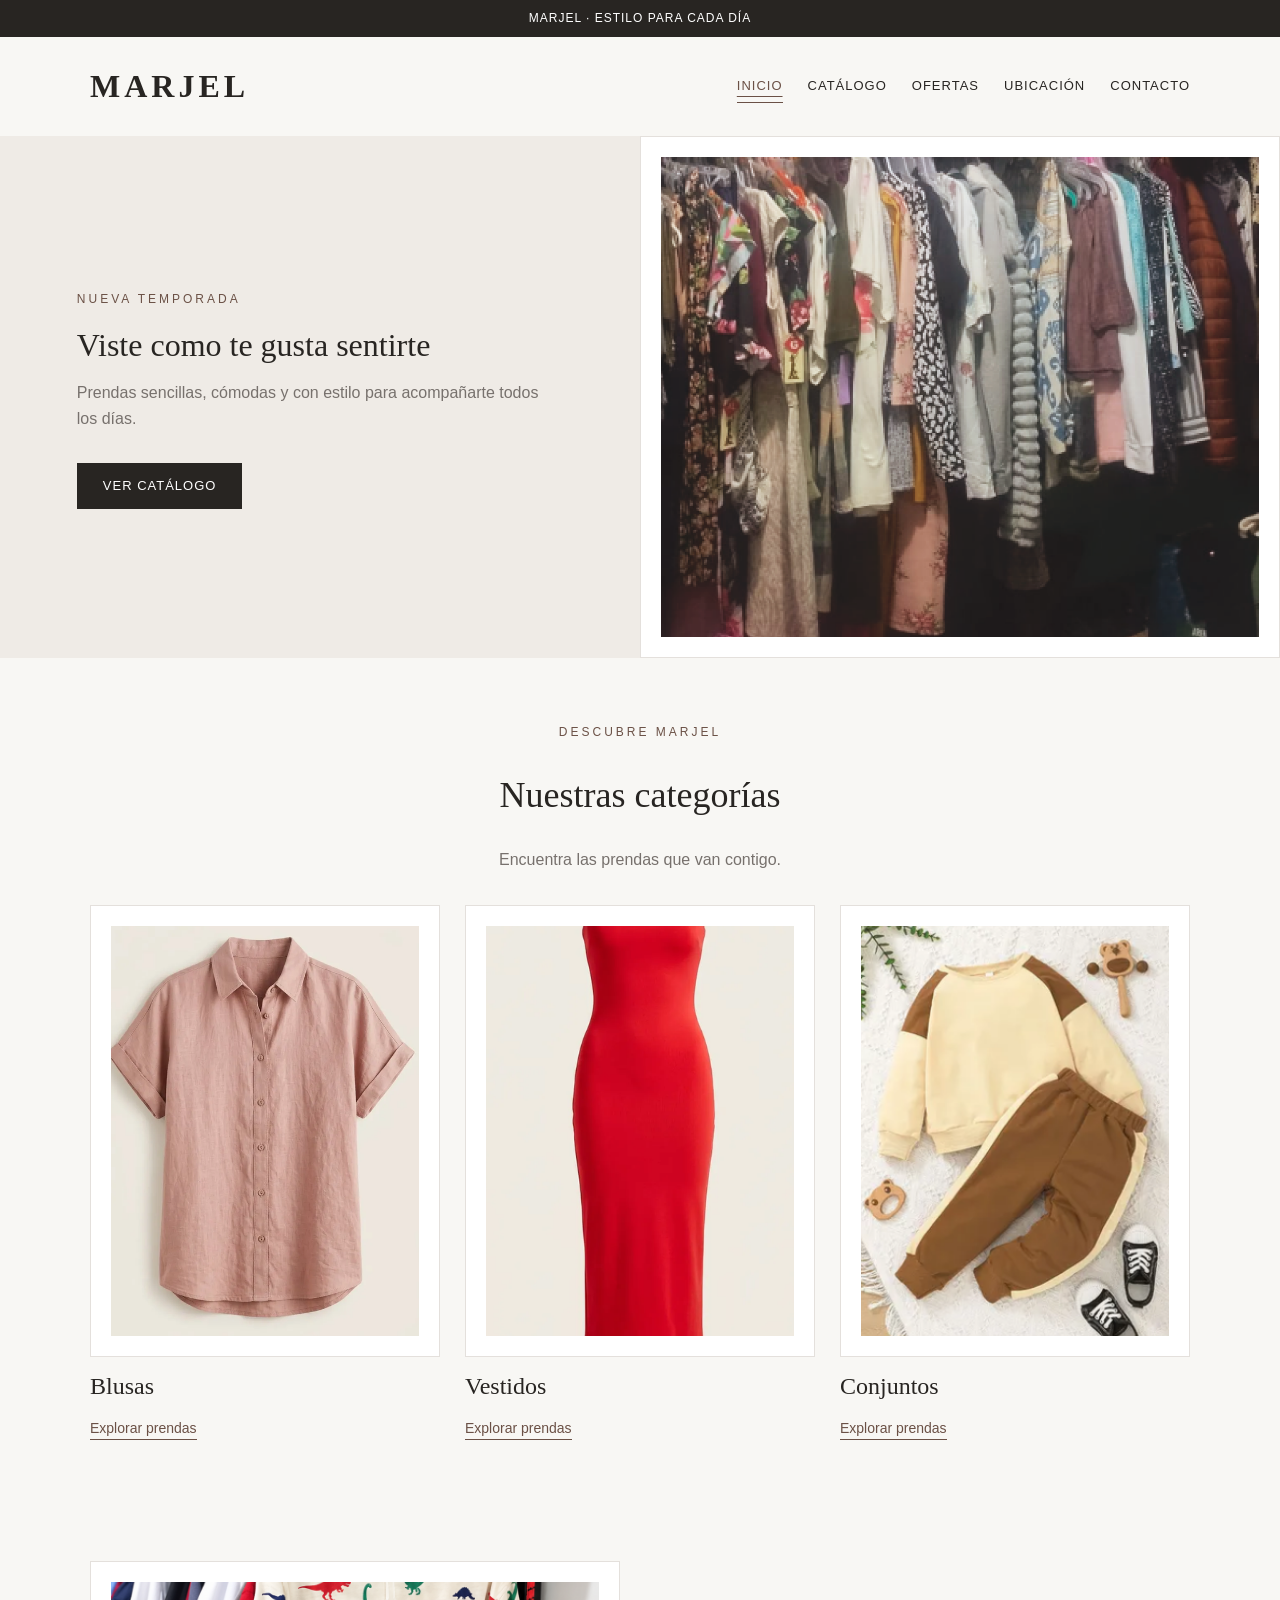
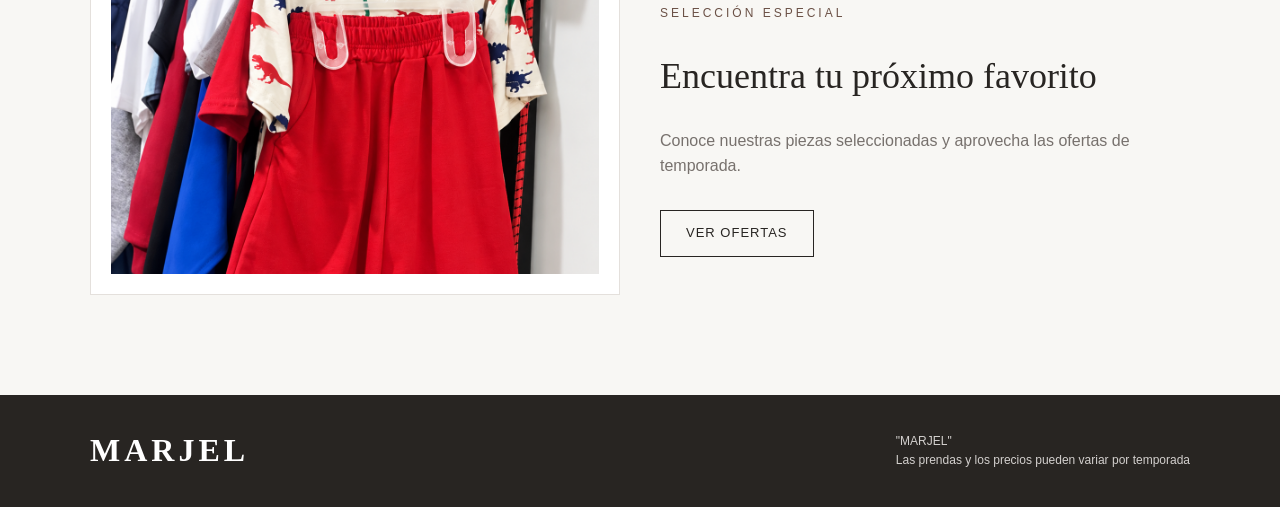
<file: MARJEL_Version_Ramses/MARJEL/index.html>
<!DOCTYPE html>
<html lang="es">
<head>
    <meta charset="UTF-8">
    <meta name="viewport" content="width=device-width, initial-scale=1.0">
    <meta name="description" content="MARJEL: tienda de ropa y moda. Proyecto de demostración.">
    <title>Inicio | MARJEL</title>
    <link rel="stylesheet" href="css/style.css">
    <link rel="stylesheet" href="css/normalize.css">
</head>
<body>
    <div class="aviso">MARJEL · ESTILO PARA CADA DÍA</div>
    <header class="contenedor">
        <div class="barra">
            <a class="logo" href="index.html">MARJEL</a>
            <nav class="navegacion" aria-label="Menú principal">
                <a href="index.html" aria-current="page">Inicio</a>
                <a href="catalogo.html">Catálogo</a>
                <a href="ofertas.html">Ofertas</a>
                <a href="ubicacion.html">Ubicación</a>
                <a href="contacto.html">Contacto</a>
            </nav>
        </div>
    </header>
    <main>
        <section class="portada">
            <div class="portada__texto">
                <span class="etiqueta">Nueva temporada</span>
                <h1>Viste como te gusta sentirte</h1>
                <p>Prendas sencillas, cómodas y con estilo para acompañarte todos los días.</p>
                <a href="catalogo.html" class="boton">Ver catálogo</a>
            </div>
            <div class="foto foto--portada">
                <img src="img/ropa01.png" alt="portada">
            </div>
        </section>

        <section class="contenedor seccion">
            <div class="titulo-seccion">
                <span class="etiqueta">Descubre MARJEL</span>
                <h2>Nuestras categorías</h2>
                <p>Encuentra las prendas que van contigo.</p>
            </div>
            <div class="grid">
                <article class="tarjeta">
                    <div class="foto"><img src="img/blusa.png" alt="Blusa"></div>
                    <h3>Blusas</h3>
                    <a class="enlace" href="catalogo.html">Explorar prendas</a>
                </article>
                <article class="tarjeta">
                    <div class="foto"><img src="img/vestido.png" alt="Vestido"></div>
                    <h3>Vestidos</h3>
                    <a class="enlace" href="catalogo.html">Explorar prendas</a>
                </article>
                <article class="tarjeta">
                    <div class="foto"><img src="img/conjunto.png" alt="Conjunto"></div>
                    <h3>Conjuntos</h3>
                    <a class="enlace" href="catalogo.html">Explorar prendas</a>
                </article>
            </div>
        </section>

        <section class="contenedor seccion">
            <div class="contenido-dos-columnas">
                <div class="foto foto--ancha"><img src="img/ropa04.png" alt="imagen de ropa arreglada"></div>
                <div>
                    <span class="etiqueta">Selección especial</span>
                    <h2>Encuentra tu próximo favorito</h2>
                    <p>Conoce nuestras piezas seleccionadas y aprovecha las ofertas de temporada.</p>
                    <a href="ofertas.html" class="boton boton--claro">Ver ofertas</a>
                </div>
            </div>
        </section>
    </main>
    <footer class="footer">
        <div class="contenedor barra">
            <a class="logo" href="index.html">MARJEL</a>
            <div>
                <p>"MARJEL"</p>
                <p>Las prendas y los precios pueden variar por temporada</p>
            </div>
        </div>
    </footer>
    <script src="js/script.js"></script>
</body>
</html>
</file>
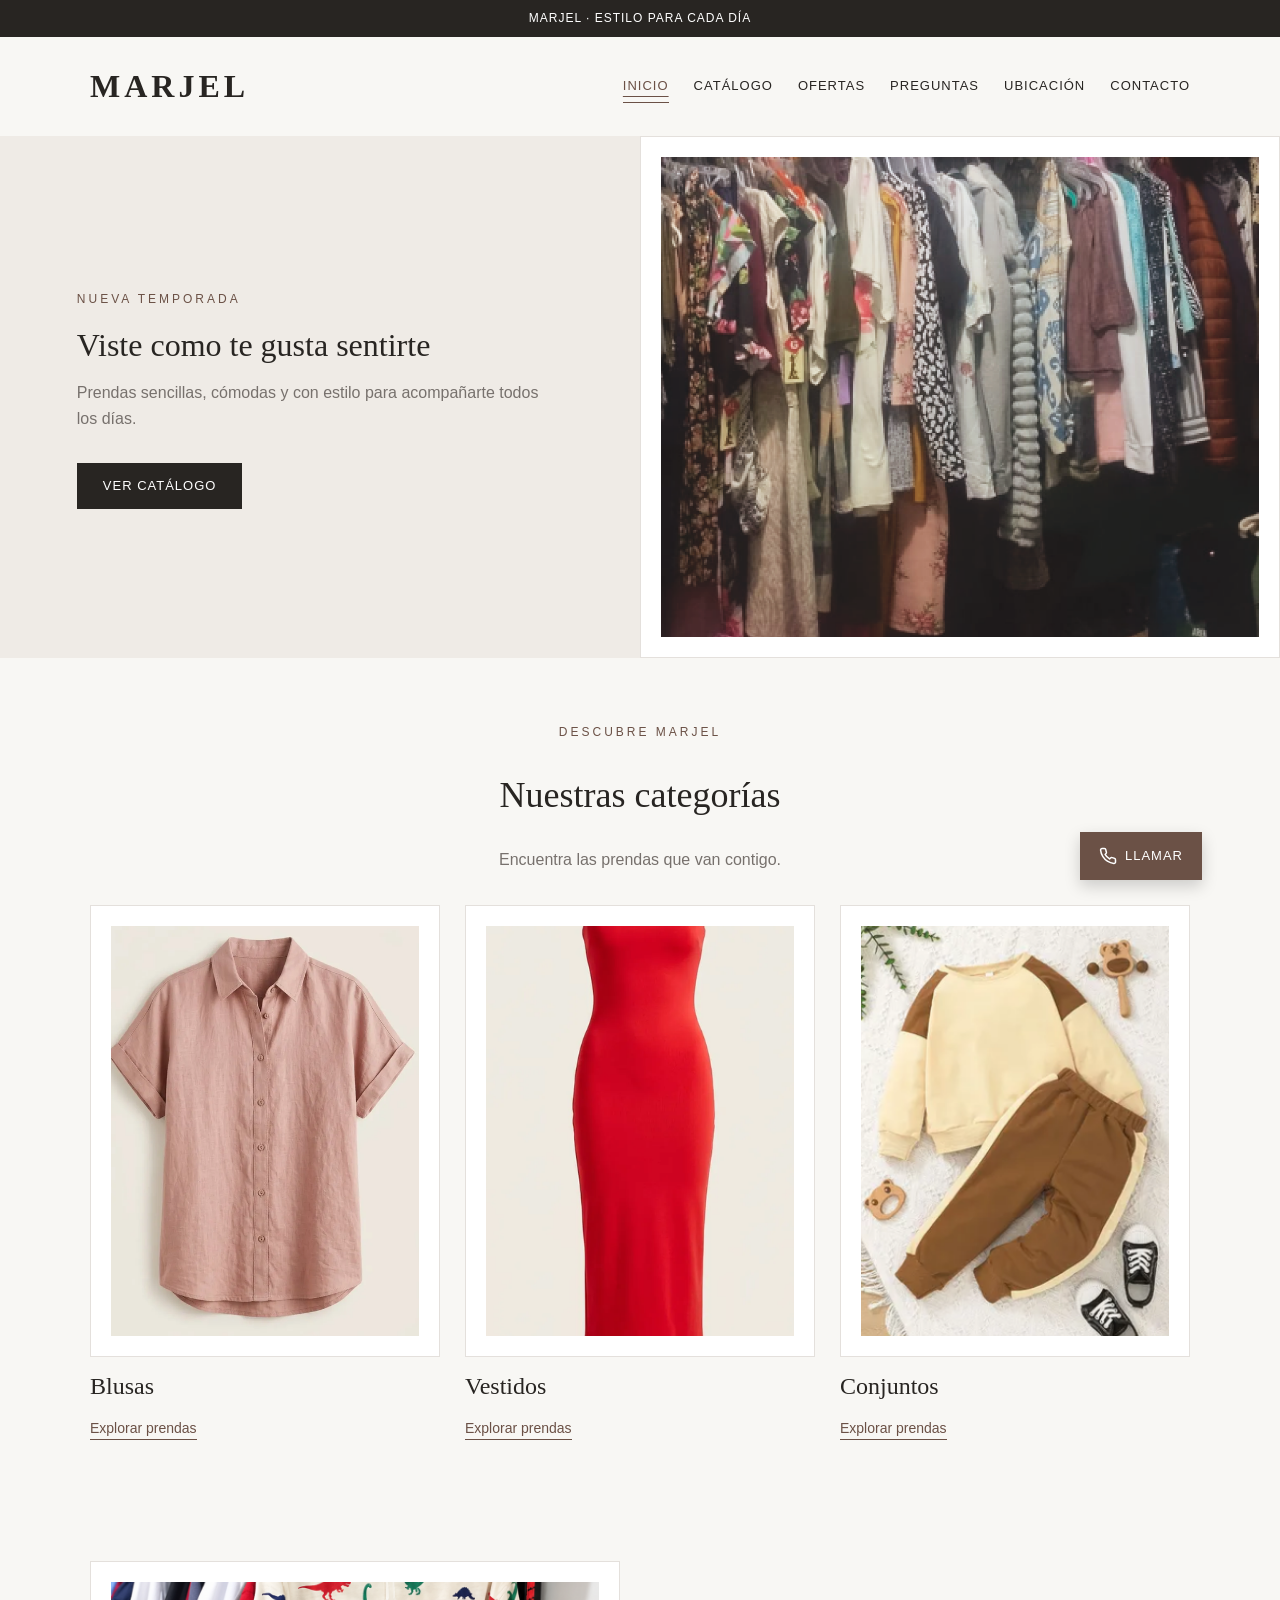
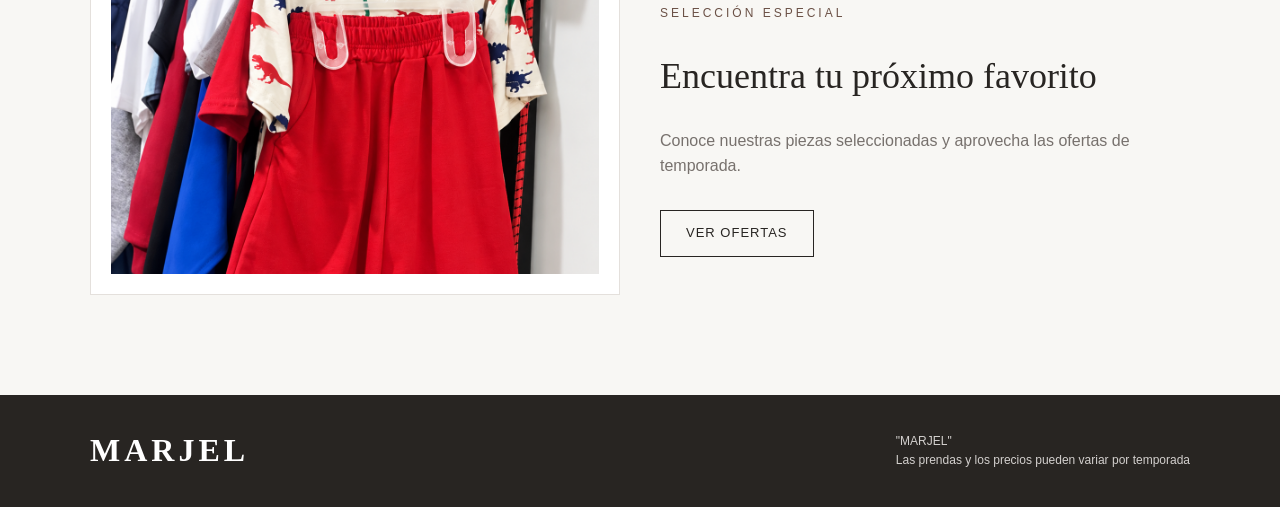
<file: MARJEL_Version_Ramses_0-2/MARJEL/index.html>
<!DOCTYPE html>
<html lang="es">
<head>
    <meta charset="UTF-8">
    <meta name="viewport" content="width=device-width, initial-scale=1.0">
    <meta name="description" content="MARJEL: tienda de ropa y moda. Proyecto de demostración.">
    <title>Inicio | MARJEL</title>
    <link rel="stylesheet" href="css/style.css">
    <link rel="stylesheet" href="css/normalize.css">
</head>
<body>
    <div class="aviso">MARJEL · ESTILO PARA CADA DÍA</div>
    <header class="contenedor">
        <div class="barra">
            <a class="logo" href="index.html">MARJEL</a>
            <button class="menu-boton" type="button" aria-expanded="false" aria-controls="menu-principal" aria-label="Abrir menú">
                <span></span>
                <span></span>
                <span></span>
            </button>
            <nav class="navegacion" id="menu-principal" aria-label="Menú principal">
                <a href="index.html" aria-current="page">Inicio</a>
                <a href="catalogo.html">Catálogo</a>
                <a href="ofertas.html">Ofertas</a>
                <a href="preguntas.html">Preguntas</a>
                <a href="ubicacion.html">Ubicación</a>
                <a href="contacto.html">Contacto</a>
            </nav>
        </div>
    </header>
    <main>
        <section class="portada">
            <div class="portada__texto">
                <span class="etiqueta">Nueva temporada</span>
                <h1>Viste como te gusta sentirte</h1>
                <p>Prendas sencillas, cómodas y con estilo para acompañarte todos los días.</p>
                <a href="catalogo.html" class="boton">Ver catálogo</a>
            </div>
            <div class="foto foto--portada">
                <img src="img/ropa01.png" alt="portada">
            </div>
        </section>

        <section class="contenedor seccion">
            <div class="titulo-seccion">
                <span class="etiqueta">Descubre MARJEL</span>
                <h2>Nuestras categorías</h2>
                <p>Encuentra las prendas que van contigo.</p>
            </div>
            <div class="grid">
                <article class="tarjeta">
                    <div class="foto"><img src="img/blusa.png" alt="Blusa"></div>
                    <h3>Blusas</h3>
                    <a class="enlace" href="catalogo.html">Explorar prendas</a>
                </article>
                <article class="tarjeta">
                    <div class="foto"><img src="img/vestido.png" alt="Vestido"></div>
                    <h3>Vestidos</h3>
                    <a class="enlace" href="catalogo.html">Explorar prendas</a>
                </article>
                <article class="tarjeta">
                    <div class="foto"><img src="img/conjunto.png" alt="Conjunto"></div>
                    <h3>Conjuntos</h3>
                    <a class="enlace" href="catalogo.html">Explorar prendas</a>
                </article>
            </div>
        </section>

        <section class="contenedor seccion">
            <div class="contenido-dos-columnas">
                <div class="foto foto--ancha"><img src="img/ropa04.png" alt="imagen de ropa arreglada"></div>
                <div>
                    <span class="etiqueta">Selección especial</span>
                    <h2>Encuentra tu próximo favorito</h2>
                    <p>Conoce nuestras piezas seleccionadas y aprovecha las ofertas de temporada.</p>
                    <a href="ofertas.html" class="boton boton--claro">Ver ofertas</a>
                </div>
            </div>
        </section>
    </main>
    <footer class="footer">
        <div class="contenedor barra">
            <a class="logo" href="index.html">MARJEL</a>
            <div>
                <p>"MARJEL"</p>
                <p>Las prendas y los precios pueden variar por temporada</p>
            </div>
        </div>
    </footer>
    <div class="flotantes">
        <a class="flotante flotante--llamar" href="tel:+5217861313423" aria-label="Llamar a MARJEL">
            <svg viewBox="0 0 24 24" aria-hidden="true" focusable="false"><path d="M22 16.92v3a2 2 0 0 1-2.18 2 19.79 19.79 0 0 1-8.63-3.07 19.5 19.5 0 0 1-6-6 19.79 19.79 0 0 1-3.07-8.67A2 2 0 0 1 4.11 2h3a2 2 0 0 1 2 1.72 12.84 12.84 0 0 0 .7 2.81 2 2 0 0 1-.45 2.11L8.09 9.91a16 16 0 0 0 6 6l1.27-1.27a2 2 0 0 1 2.11-.45 12.84 12.84 0 0 0 2.81.7A2 2 0 0 1 22 16.92z"/></svg>
            <span>Llamar</span>
        </a>
        <button class="flotante flotante--subir" type="button" aria-label="Volver arriba">
            <svg viewBox="0 0 24 24" aria-hidden="true" focusable="false"><path d="M12 19V5M5 12l7-7 7 7"/></svg>
        </button>
    </div>
    <script src="js/script.js"></script>
</body>
</html>
</file>
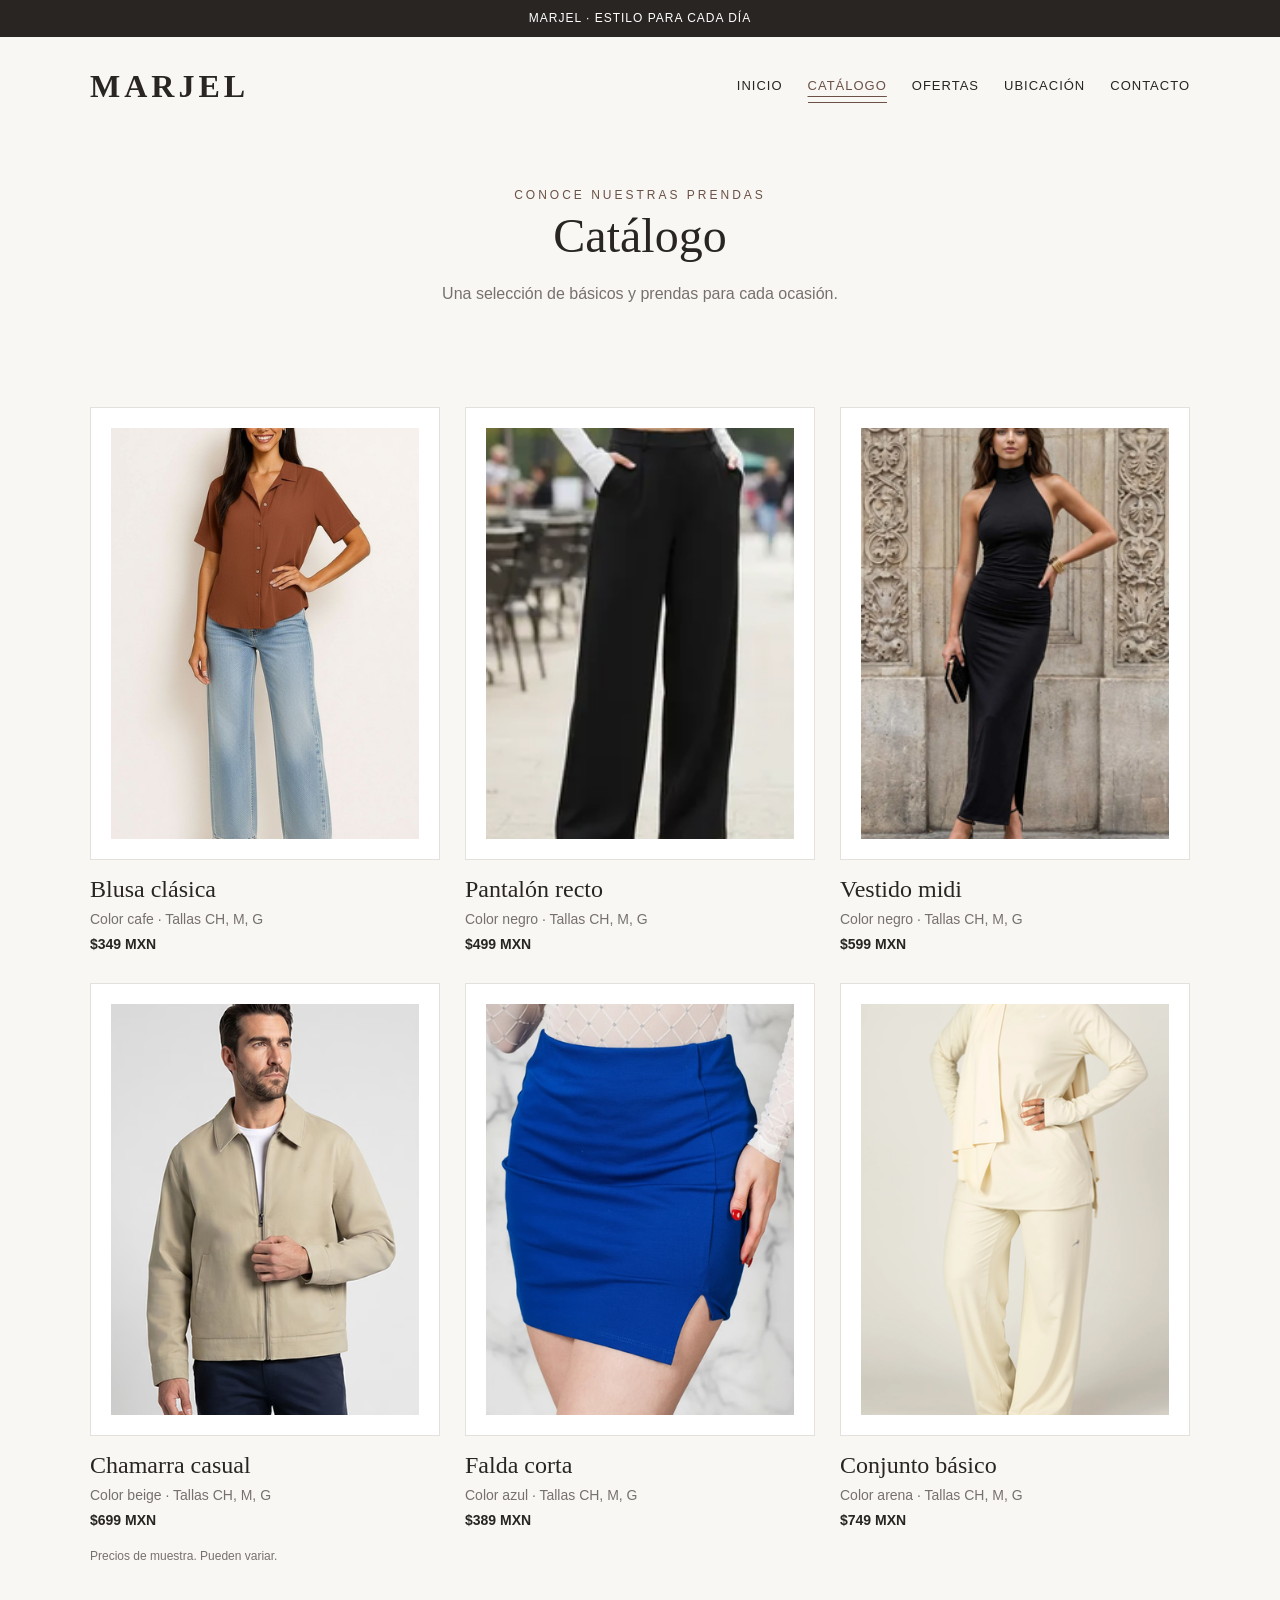
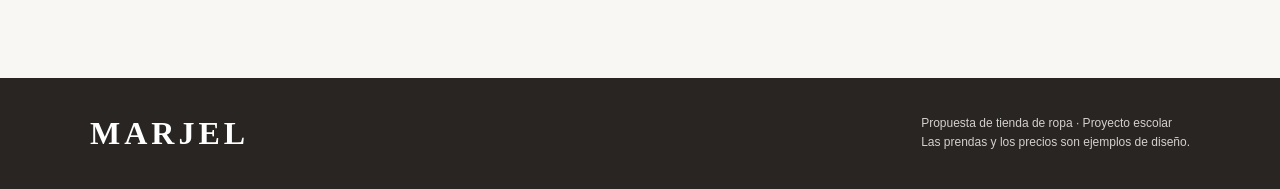
<file: MARJEL_Version_Ramses/MARJEL/catalogo.html>
<!DOCTYPE html>
<html lang="es">
<head>
    <meta charset="UTF-8">
    <meta name="viewport" content="width=device-width, initial-scale=1.0">
    <meta name="description" content="MARJEL: tienda de ropa y moda. Proyecto de demostración.">
    <title>Catálogo | MARJEL</title>
    <link rel="stylesheet" href="css/style.css">
    <link rel="stylesheet" href="css/normalize.css">
</head>
<body>
    <div class="aviso">MARJEL · ESTILO PARA CADA DÍA</div>
    <header class="contenedor">
        <div class="barra">
            <a class="logo" href="index.html">MARJEL</a>
            <nav class="navegacion" aria-label="Menú principal">
                <a href="index.html">Inicio</a>
                <a href="catalogo.html" aria-current="page">Catálogo</a>
                <a href="ofertas.html">Ofertas</a>
                <a href="ubicacion.html">Ubicación</a>
                <a href="contacto.html">Contacto</a>
            </nav>
        </div>
    </header>
    <main class="contenedor">
        <div class="encabezado-pagina">
            <span class="etiqueta">Conoce nuestras prendas</span>
            <h1>Catálogo</h1>
            <p>Una selección de básicos y prendas para cada ocasión.</p>
        </div>
        <section class="seccion">
            <div class="grid">
                <article class="tarjeta">
                    <div class="foto"><img src="img/ropa13.png" alt="Blusa clásica"></div>
                    <h3>Blusa clásica</h3>
                    <p>Color cafe · Tallas CH, M, G</p>
                    <p class="precio">$349 MXN</p>
                </article>
                <article class="tarjeta">
                    <div class="foto"><img src="img/ropa09.png" alt="Pantalón recto"></div>
                    <h3>Pantalón recto</h3>
                    <p>Color negro · Tallas CH, M, G</p>
                    <p class="precio">$499 MXN</p>
                </article>
                <article class="tarjeta">
                    <div class="foto"><img src="img/ropa14.png" alt="Vestido midi"></div>
                    <h3>Vestido midi</h3>
                    <p>Color negro · Tallas CH, M, G</p>
                    <p class="precio">$599 MXN</p>
                </article>
                <article class="tarjeta">
                    <div class="foto"><img src="img/ropa12.png" alt="Chamarra casual"></div>
                    <h3>Chamarra casual</h3>
                    <p>Color beige · Tallas CH, M, G</p>
                    <p class="precio">$699 MXN</p>
                </article>
                <article class="tarjeta">
                    <div class="foto"><img src="img/ropa11.png" alt="Falda corta"></div>
                    <h3>Falda corta</h3>
                    <p>Color azul · Tallas CH, M, G</p>
                    <p class="precio">$389 MXN</p>
                </article>
                <article class="tarjeta">
                    <div class="foto"><img src="img/ropa10.png" alt="Conjunto básico"></div>
                    <h3>Conjunto básico</h3>
                    <p>Color arena · Tallas CH, M, G</p>
                    <p class="precio">$749 MXN</p>
                </article>
            </div>
            <p class="aviso-formulario">Precios de muestra. Pueden variar.</p>
        </section>
    </main>
    <footer class="footer">
        <div class="contenedor barra">
            <a class="logo" href="index.html">MARJEL</a>
            <div>
                <p>Propuesta de tienda de ropa · Proyecto escolar</p>
                <p>Las prendas y los precios son ejemplos de diseño.</p>
            </div>
        </div>
    </footer>
    <script src="js/script.js"></script>
</body>
</html>
</file>
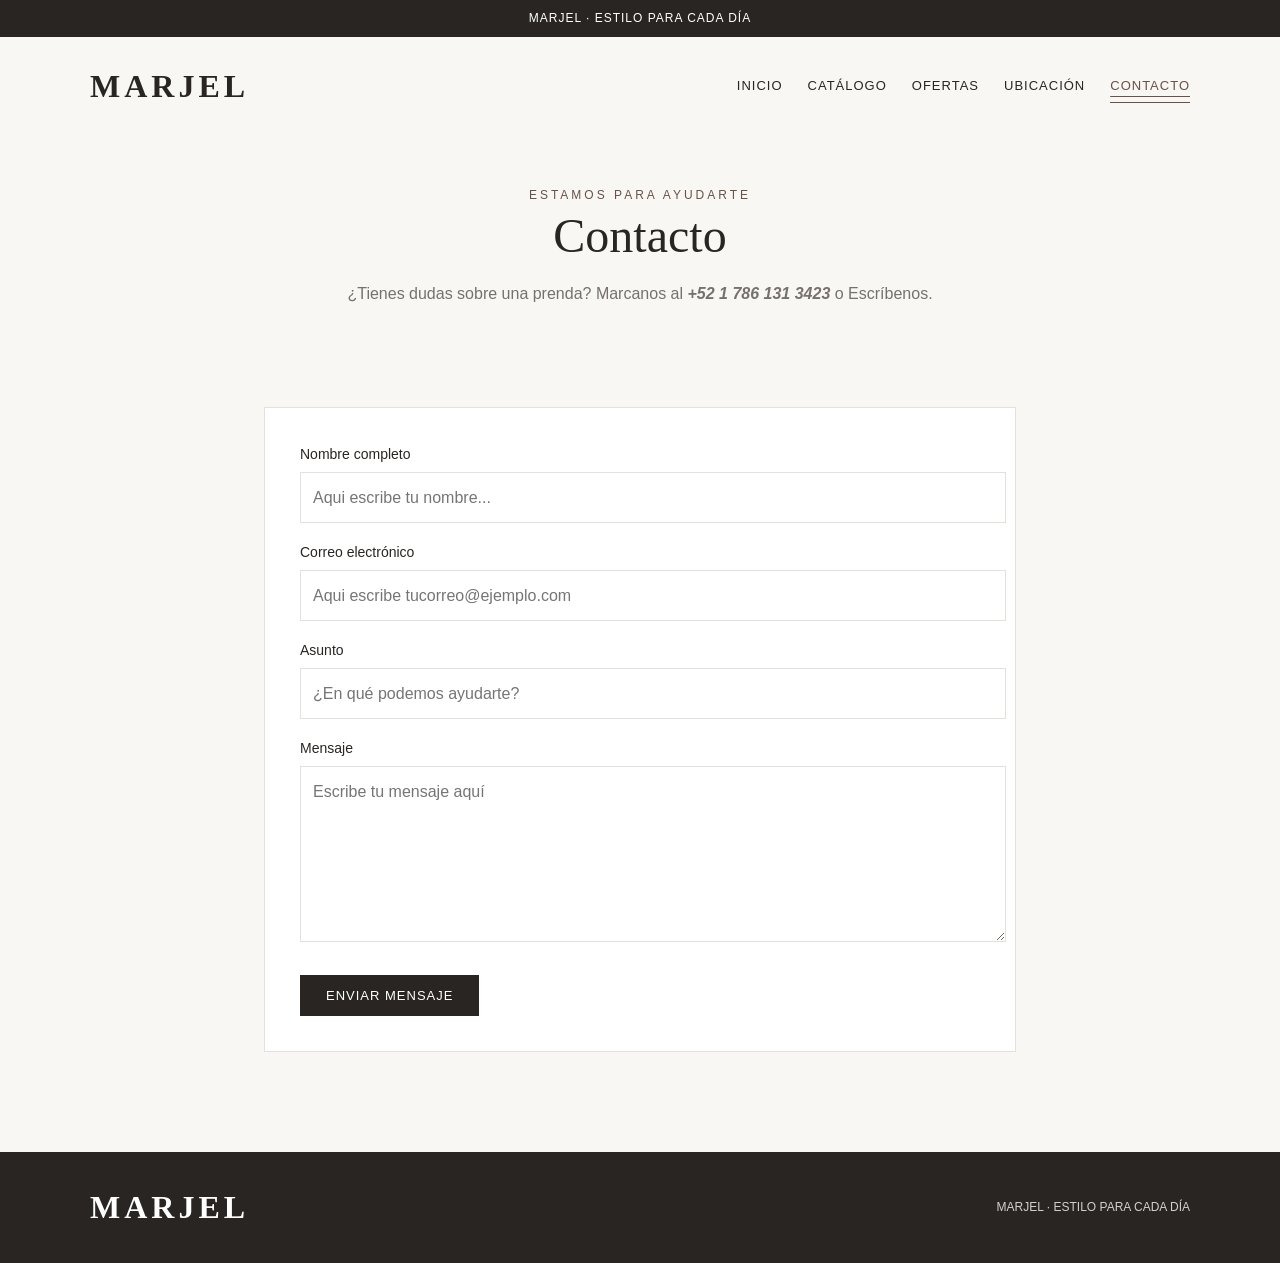
<file: MARJEL_Version_Ramses/MARJEL/contacto.html>
<!DOCTYPE html>
<html lang="es">
<head>
    <meta charset="UTF-8">
    <meta name="viewport" content="width=device-width, initial-scale=1.0">
    <meta name="description" content="MARJEL: tienda de ropa y moda. Proyecto de demostración.">
    <title>Contacto | MARJEL</title>
    <link rel="stylesheet" href="css/style.css">
</head>
<body>
    <div class="aviso">MARJEL · ESTILO PARA CADA DÍA</div>
    <header class="contenedor">
        <div class="barra">
            <a class="logo" href="index.html">MARJEL</a>
            <nav class="navegacion" aria-label="Menú principal">
                <a href="index.html">Inicio</a>
                <a href="catalogo.html">Catálogo</a>
                <a href="ofertas.html">Ofertas</a>
                <a href="ubicacion.html">Ubicación</a>
                <a href="contacto.html" aria-current="page">Contacto</a>
            </nav>
        </div>
    </header>
    <main class="contenedor">
        <div class="encabezado-pagina">
            <span class="etiqueta">Estamos para ayudarte</span>
            <h1>Contacto</h1>
            <p>¿Tienes dudas sobre una prenda? Marcanos al <strong><em>+52 1 786 131 3423</em></strong> o Escríbenos.</p>
        </div>
        <section class="seccion">
            <form class="formulario">
                <div class="campo">
                    <label for="nombre">Nombre completo</label>
                    <input type="text" id="nombre" name="nombre" placeholder="Aqui escribe tu nombre...">
                </div>
                <div class="campo">
                    <label for="correo">Correo electrónico</label>
                    <input type="email" id="correo" name="correo" placeholder="Aqui escribe tucorreo@ejemplo.com">
                </div>
                <div class="campo">
                    <label for="asunto">Asunto</label>
                    <input type="text" id="asunto" name="asunto" placeholder="¿En qué podemos ayudarte?">
                </div>
                <div class="campo">
                    <label for="mensaje">Mensaje</label>
                    <textarea id="mensaje" name="mensaje" placeholder="Escribe tu mensaje aquí"></textarea>
                </div>
                <button class="boton" type="button">Enviar mensaje</button>
                
            </form>
        </section>
    </main>
    <footer class="footer">
        <div class="contenedor barra">
            <a class="logo" href="index.html">MARJEL</a>
            <div>
                <p>MARJEL · ESTILO PARA CADA DÍA</p>
            </div>
        </div>
    </footer>
    <script src="js/script.js"></script>
</body>
</html>
</file>
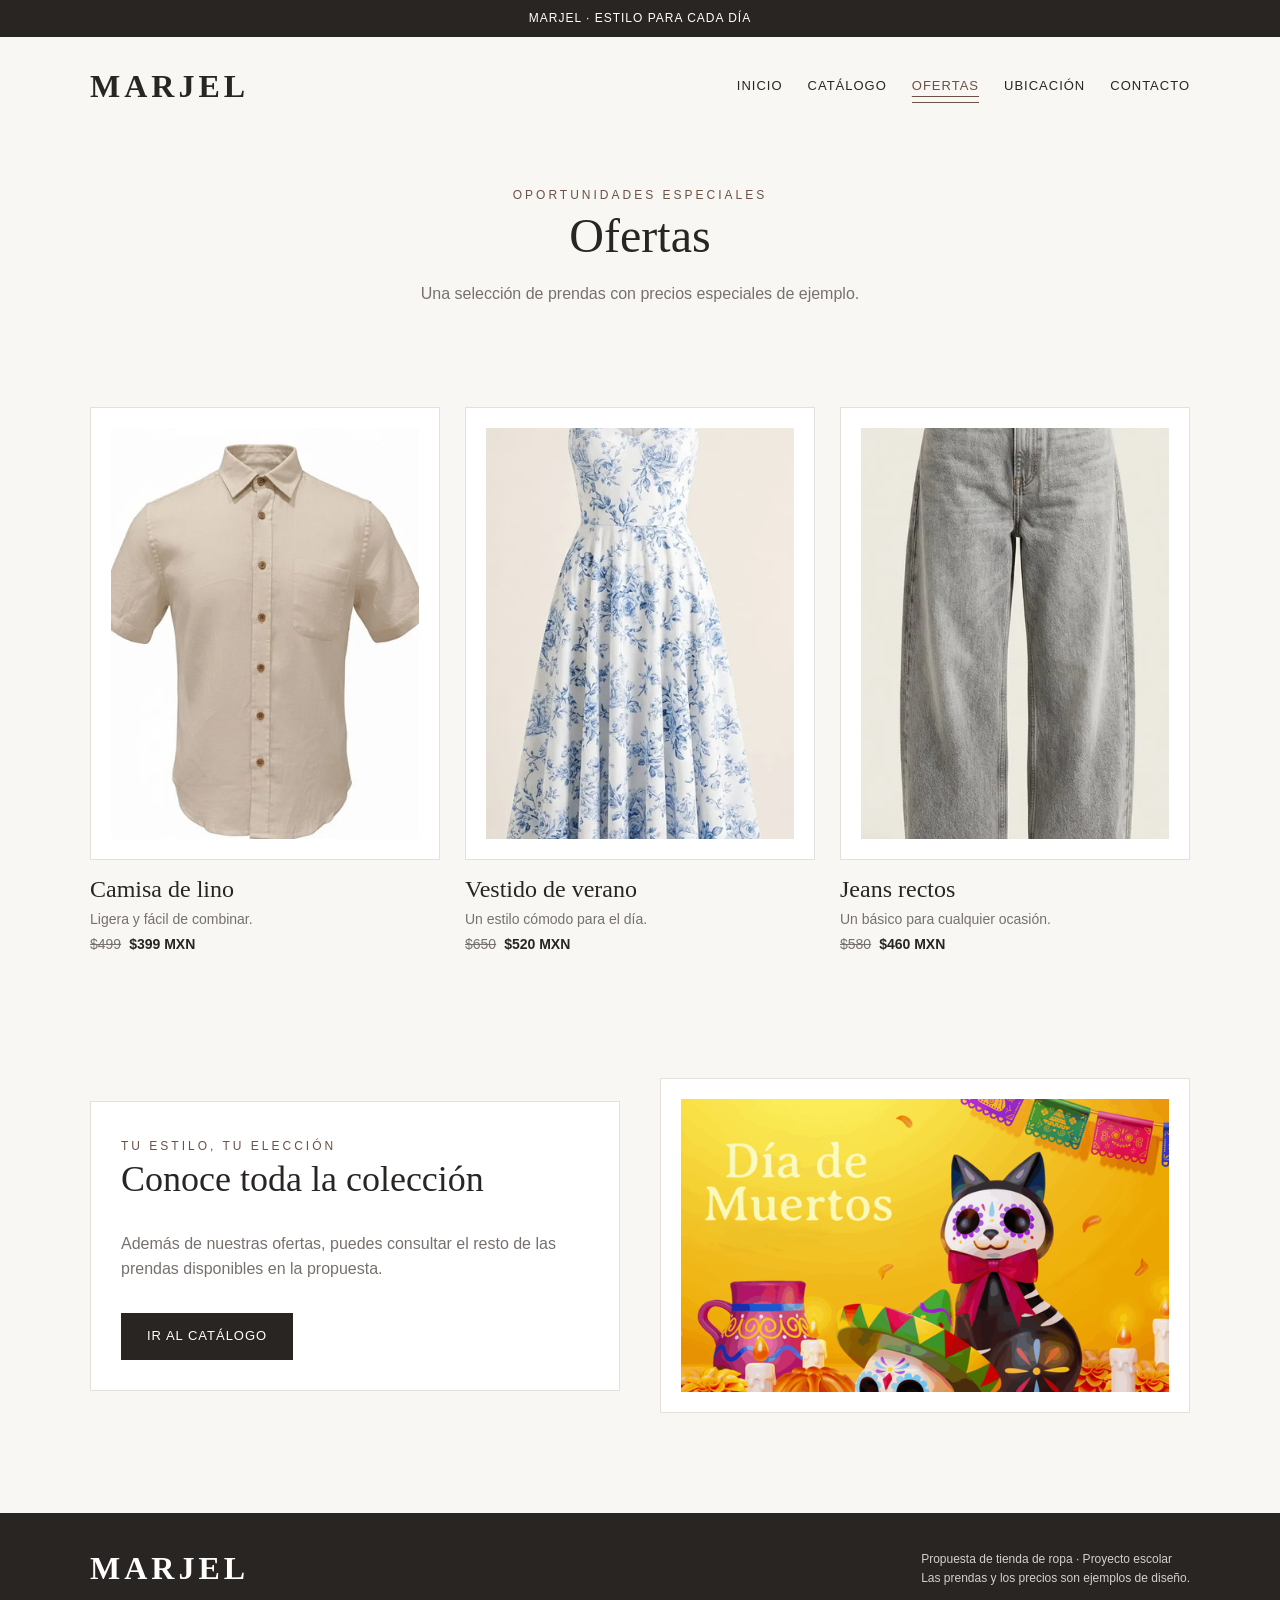
<file: MARJEL_Version_Ramses/MARJEL/ofertas.html>
<!DOCTYPE html>
<html lang="es">
<head>
    <meta charset="UTF-8">
    <meta name="viewport" content="width=device-width, initial-scale=1.0">
    <meta name="description" content="MARJEL: tienda de ropa y moda. Proyecto de demostración.">
    <title>Ofertas | MARJEL</title>
    <link rel="stylesheet" href="css/style.css">
    <link rel="stylesheet" href="css/normalize.css">
</head>
<body>
    <div class="aviso">MARJEL · ESTILO PARA CADA DÍA</div>
    <header class="contenedor">
        <div class="barra">
            <a class="logo" href="index.html">MARJEL</a>
            <nav class="navegacion" aria-label="Menú principal">
                <a href="index.html">Inicio</a>
                <a href="catalogo.html">Catálogo</a>
                <a href="ofertas.html" aria-current="page">Ofertas</a>
                <a href="ubicacion.html">Ubicación</a>
                <a href="contacto.html">Contacto</a>
            </nav>
        </div>
    </header>
    <main class="contenedor">
        <div class="encabezado-pagina">
            <span class="etiqueta">Oportunidades especiales</span>
            <h1>Ofertas</h1>
            <p>Una selección de prendas con precios especiales de ejemplo.</p>
        </div>
        <section class="seccion">
            <div class="grid">
                <article class="tarjeta">
                    <div class="foto"><img src="img/ropa06.png" alt="Camisa de lino"></div>
                    <h3>Camisa de lino</h3>
                    <p>Ligera y fácil de combinar.</p>
                    <p><span class="precio-anterior">$499</span><span class="precio">$399 MXN</span></p>
                </article>
                <article class="tarjeta">
                    <div class="foto"><img src="img/ropa07.png" alt="Vestido de verano"></div>
                    <h3>Vestido de verano</h3>
                    <p>Un estilo cómodo para el día.</p>
                    <p><span class="precio-anterior">$650</span><span class="precio">$520 MXN</span></p>
                </article>
                <article class="tarjeta">
                    <div class="foto"><img src="img/ropa05.png" alt="Jeans rectos"></div>
                    <h3>Jeans rectos</h3>
                    <p>Un básico para cualquier ocasión.</p>
                    <p><span class="precio-anterior">$580</span><span class="precio">$460 MXN</span></p>
                </article>
            </div>
        </section>

        <section class="seccion">
            <div class="contenido-dos-columnas">
                <div class="caja">
                    <span class="etiqueta">Tu estilo, tu elección</span>
                    <h2>Conoce toda la colección</h2>
                    <p>Además de nuestras ofertas, puedes consultar el resto de las prendas disponibles en la propuesta.</p>
                    <a class="boton" href="catalogo.html">Ir al catálogo</a>
                </div>
                <div class="foto foto--ancha"><img src="img/ropa08.png" alt="Colección de ropa"></div>
            </div>
        </section>
    </main>
    <footer class="footer">
        <div class="contenedor barra">
            <a class="logo" href="index.html">MARJEL</a>
            <div>
                <p>Propuesta de tienda de ropa · Proyecto escolar</p>
                <p>Las prendas y los precios son ejemplos de diseño.</p>
            </div>
        </div>
    </footer>
    <script src="js/script.js"></script>
</body>
</html>
</file>
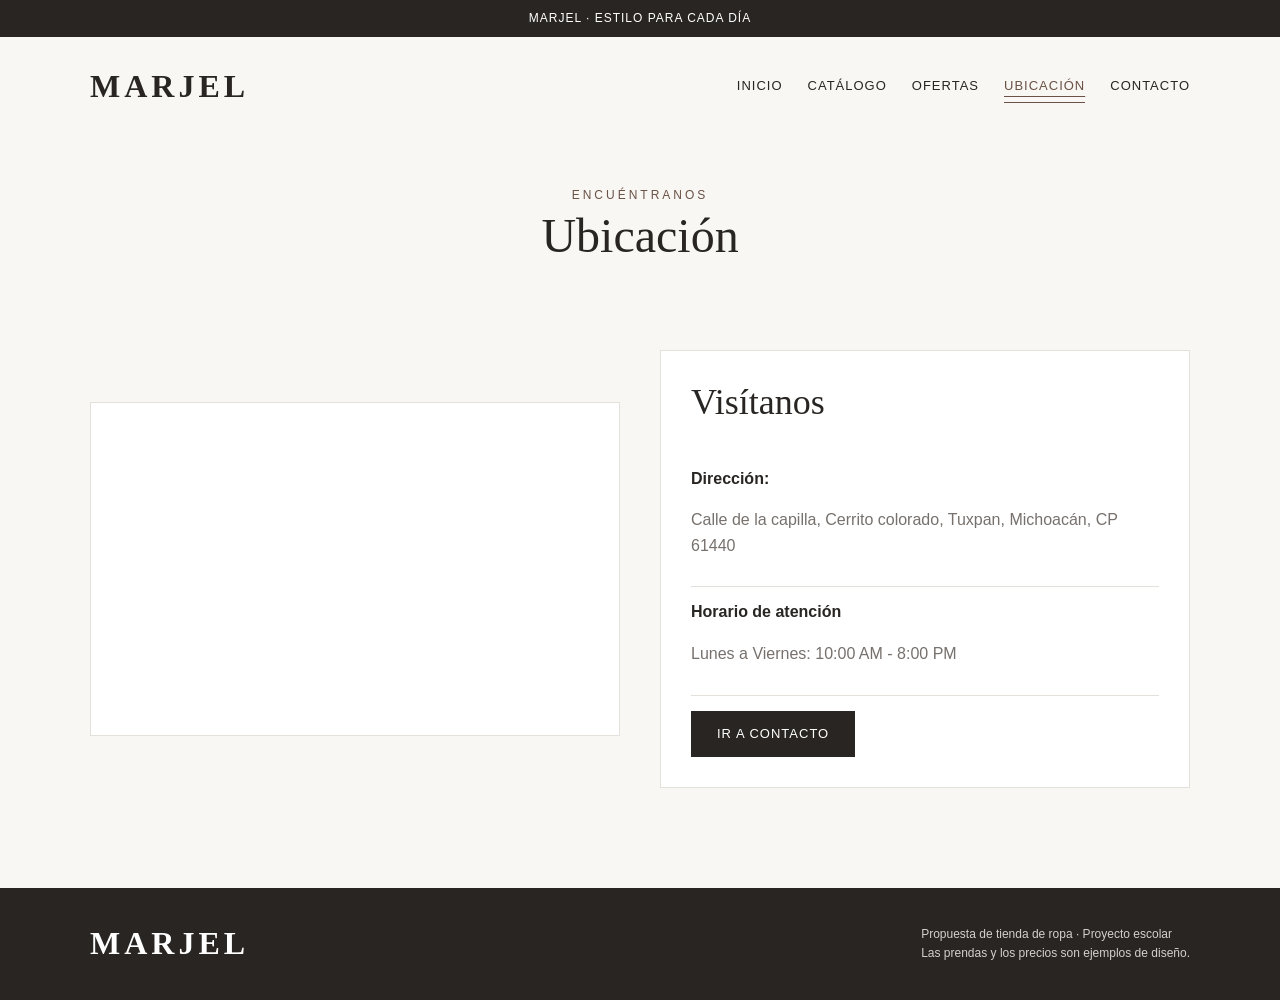
<file: MARJEL_Version_Ramses/MARJEL/ubicacion.html>
<!DOCTYPE html>
<html lang="es">
<head>
    <meta charset="UTF-8">
    <meta name="viewport" content="width=device-width, initial-scale=1.0">
    <meta name="description" content="MARJEL: tienda de ropa y moda. Proyecto de demostración.">
    <title>Ubicación | MARJEL</title>
    <link rel="stylesheet" href="css/style.css">
    <link rel="stylesheet" href="css/normalize.css">
</head>
<body>
    <div class="aviso">MARJEL · ESTILO PARA CADA DÍA</div>
    <header class="contenedor">
        <div class="barra">
            <a class="logo" href="index.html">MARJEL</a>
            <nav class="navegacion" aria-label="Menú principal">
                <a href="index.html">Inicio</a>
                <a href="catalogo.html">Catálogo</a>
                <a href="ofertas.html">Ofertas</a>
                <a href="ubicacion.html" aria-current="page">Ubicación</a>
                <a href="contacto.html">Contacto</a>
            </nav>
        </div>
    </header>
    <main class="contenedor">
        <div class="encabezado-pagina">
            <span class="etiqueta">Encuéntranos</span>
            <h1>Ubicación</h1>
        </div>
        <section class="seccion">
            <div class="contenido-dos-columnas">
                <div class="foto foto--ancha"><iframe src="https://www.google.com/maps/embed?pb=!1m17!1m12!1m3!1d406.7784223801061!2d-100.50303843193895!3d19.55105245899743!2m3!1f0!2f0!3f0!3m2!1i1024!2i768!4f13.1!3m2!1m1!2zMTnCsDMzJzAzLjkiTiAxMDDCsDMwJzExLjAiVw!5e0!3m2!1sen!2smx!4v1792721753451!5m2!1sen!2smx" width="600" height="450" style="border:0;" allowfullscreen="" loading="lazy" referrerpolicy="strict-origin-when-cross-origin"></iframe></div>
                <div class="caja">
                    <h2>Visítanos</h2>
                    <p> </p>
                    <div class="dato">
                        <strong>Dirección:</strong>
                        <p>Calle de la capilla, Cerrito colorado, Tuxpan, Michoacán, CP 61440 </p>
                    </div>
                    <div class="dato">
                        <strong>Horario de atención</strong>
                        <p>Lunes a Viernes: 10:00 AM - 8:00 PM</p>
                    </div>
                    <a href="contacto.html" class="boton">Ir a contacto</a>
                </div>
            </div>
        </section>
    </main>
    <footer class="footer">
        <div class="contenedor barra">
            <a class="logo" href="index.html">MARJEL</a>
            <div>
                <p>Propuesta de tienda de ropa · Proyecto escolar</p>
                <p>Las prendas y los precios son ejemplos de diseño.</p>
            </div>
        </div>
    </footer>
    <script src="js/script.js"></script>
</body>
</html>
</file>
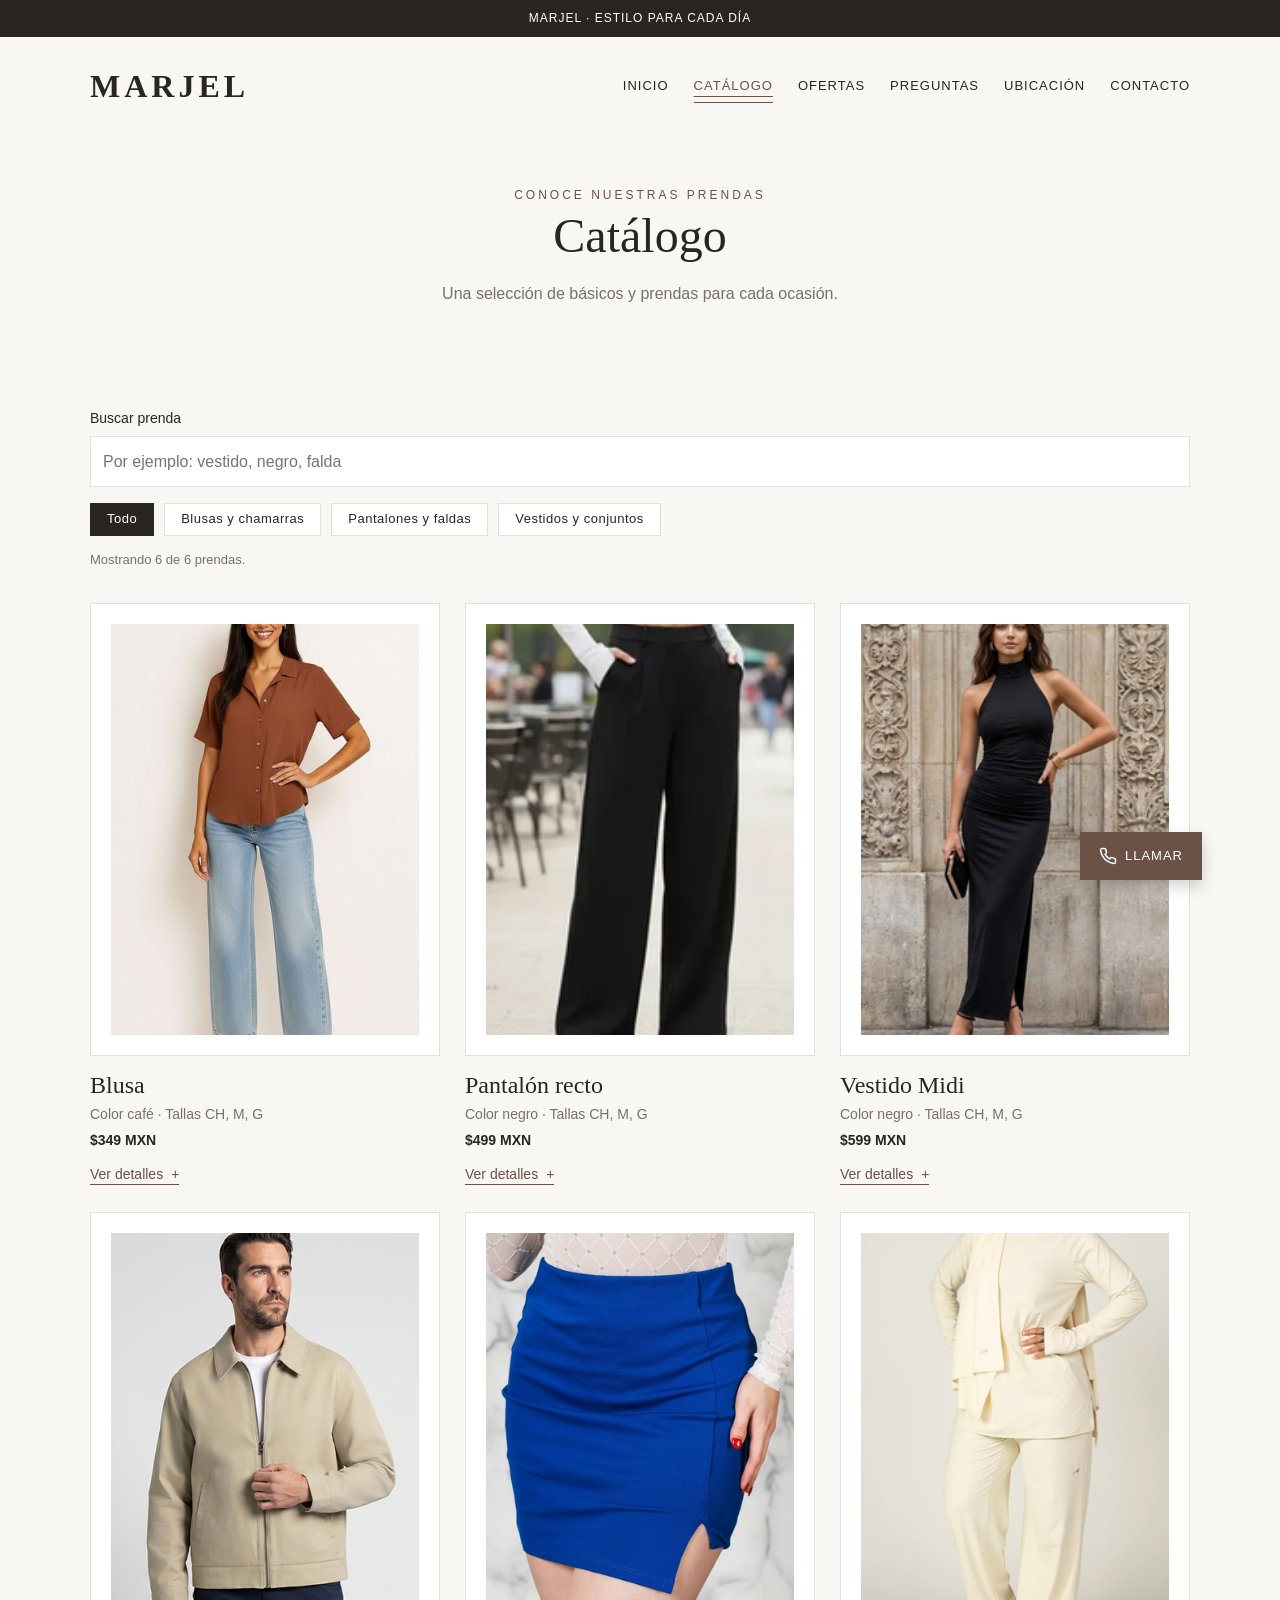
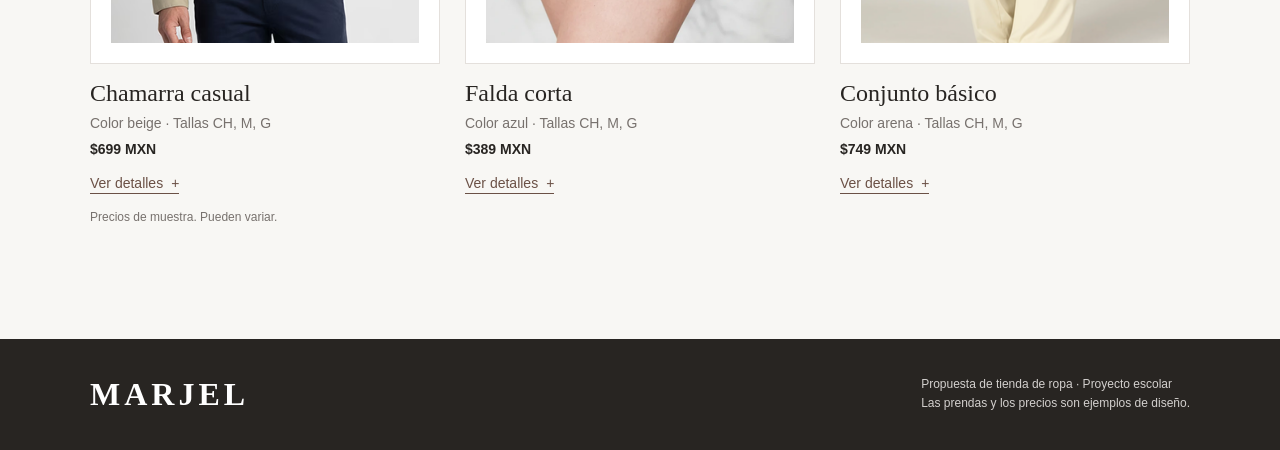
<file: MARJEL_Version_Ramses_0-2/MARJEL/catalogo.html>
<!DOCTYPE html>
<html lang="es">
<head>
    <meta charset="UTF-8">
    <meta name="viewport" content="width=device-width, initial-scale=1.0">
    <meta name="description" content="MARJEL: tienda de ropa y moda. Proyecto de demostración.">
    <title>Catálogo | MARJEL</title>
    <link rel="stylesheet" href="css/style.css">
    <link rel="stylesheet" href="css/normalize.css">
</head>
<body>
    <div class="aviso">MARJEL · ESTILO PARA CADA DÍA</div>
    <header class="contenedor">
        <div class="barra">
            <a class="logo" href="index.html">MARJEL</a>
            <button class="menu-boton" type="button" aria-expanded="false" aria-controls="menu-principal" aria-label="Abrir menú">
                <span></span>
                <span></span>
                <span></span>
            </button>
            <nav class="navegacion" id="menu-principal" aria-label="Menú principal">
                <a href="index.html">Inicio</a>
                <a href="catalogo.html" aria-current="page">Catálogo</a>
                <a href="ofertas.html">Ofertas</a>
                <a href="preguntas.html">Preguntas</a>
                <a href="ubicacion.html">Ubicación</a>
                <a href="contacto.html">Contacto</a>
            </nav>
        </div>
    </header>
    <main class="contenedor">
        <div class="encabezado-pagina">
            <span class="etiqueta">Conoce nuestras prendas</span>
            <h1>Catálogo</h1>
            <p>Una selección de básicos y prendas para cada ocasión.</p>
        </div>
        <section class="seccion">
            <div class="filtros">
                <div class="filtros__buscar">
                    <label for="buscador">Buscar prenda</label>
                    <input type="search" id="buscador" placeholder="Por ejemplo: vestido, negro, falda" autocomplete="off">
                </div>
                <div class="filtros__grupos" role="group" aria-label="Filtrar por tipo de prenda">
                    <button class="chip" type="button" data-filtro="todo" aria-pressed="true">Todo</button>
                    <button class="chip" type="button" data-filtro="superior" aria-pressed="false">Blusas y chamarras</button>
                    <button class="chip" type="button" data-filtro="inferior" aria-pressed="false">Pantalones y faldas</button>
                    <button class="chip" type="button" data-filtro="completo" aria-pressed="false">Vestidos y conjuntos</button>
                </div>
                <p class="filtros__estado" id="estado-filtros" aria-live="polite"></p>
            </div>

            <div class="grid">
                <article class="tarjeta" data-grupo="superior">
                    <div class="foto"><img src="img/ropa13.png" alt="Blusa clásica"></div>
                    <h3>Blusa</h3>
                    <p>Color café · Tallas CH, M, G</p>
                    <p class="precio">$349 MXN</p>
                    <button class="detalle-boton" type="button" aria-expanded="false" aria-controls="detalle-blusa">Ver detalles</button>
                    <div class="desplegable detalle" id="detalle-blusa">
                        <div>
                            <p>Tela suave y ligera, de manga larga y corte recto. Se arruga poco, así que sale de la mochila casi lista para usarse. Combina igual con un pantalón de vestir que con unos jeans.</p>
                        </div>
                    </div>
                </article>
                <article class="tarjeta" data-grupo="inferior">
                    <div class="foto"><img src="img/ropa09.png" alt="Pantalón recto"></div>
                    <h3>Pantalón recto</h3>
                    <p>Color negro · Tallas CH, M, G</p>
                    <p class="precio">$499 MXN</p>
                    <button class="detalle-boton" type="button" aria-expanded="false" aria-controls="detalle-pantalon">Ver detalles</button>
                    <div class="desplegable detalle" id="detalle-pantalon">
                        <div>
                            <p>Cintura alta y pierna recta que no marca de más. El negro combina con casi todo lo que ya tienes en el closet. Para que el color dure, lávalo del revés y con agua fría.</p>
                        </div>
                    </div>
                </article>
                <article class="tarjeta" data-grupo="completo">
                    <div class="foto"><img src="img/ropa14.png" alt="Vestido midi"></div>
                    <h3>Vestido Midi</h3>
                    <p>Color negro · Tallas CH, M, G</p>
                    <p class="precio">$599 MXN</p>
                    <button class="detalle-boton" type="button" aria-expanded="false" aria-controls="detalle-vestido">Ver detalles</button>
                    <div class="desplegable detalle" id="detalle-vestido">
                        <div>
                            <p>Llega a media pierna y tiene una caída suelta, con un poco de elástico en la espalda para moverte sin sentirte apretada. Con tenis sirve para el día; con tacones, para una cena.</p>
                        </div>
                    </div>
                </article>
                <article class="tarjeta" data-grupo="superior">
                    <div class="foto"><img src="img/ropa12.png" alt="Chamarra casual"></div>
                    <h3>Chamarra casual</h3>
                    <p>Color beige · Tallas CH, M, G</p>
                    <p class="precio">$699 MXN</p>
                    <button class="detalle-boton" type="button" aria-expanded="false" aria-controls="detalle-chamarra">Ver detalles</button>
                    <div class="desplegable detalle" id="detalle-chamarra">
                        <div>
                            <p>Forro ligero, bolsas al frente y un cierre grande y firme. No es un abrigo de invierno, pero con ella sales tranquilo en las noches frescas y en las mañanas con viento.</p>
                        </div>
                    </div>
                </article>
                <article class="tarjeta" data-grupo="inferior">
                    <div class="foto"><img src="img/ropa11.png" alt="Falda corta"></div>
                    <h3>Falda corta</h3>
                    <p>Color azul · Tallas CH, M, G</p>
                    <p class="precio">$389 MXN</p>
                    <button class="detalle-boton" type="button" aria-expanded="false" aria-controls="detalle-falda">Ver detalles</button>
                    <div class="desplegable detalle" id="detalle-falda">
                        <div>
                            <p>Corte en A con cintura elástica, cómoda para pasar horas de pie o sentada. El azul se lleva bien con blusas claras y, si quieres, con la chamarra beige.</p>
                        </div>
                    </div>
                </article>
                <article class="tarjeta" data-grupo="completo">
                    <div class="foto"><img src="img/ropa10.png" alt="Conjunto básico"></div>
                    <h3>Conjunto básico</h3>
                    <p>Color arena · Tallas CH, M, G</p>
                    <p class="precio">$749 MXN</p>
                    <button class="detalle-boton" type="button" aria-expanded="false" aria-controls="detalle-conjunto">Ver detalles</button>
                    <div class="desplegable detalle" id="detalle-conjunto">
                        <div>
                            <p>Dos piezas del mismo tono que puedes usar juntas o por separado. Es de esas compras que te resuelven la mañana cuando no sabes qué ponerte.</p>
                        </div>
                    </div>
                </article>
            </div>

            <p class="sin-resultados" hidden>No encontramos nada con esa búsqueda. Prueba con otra palabra o <button class="limpiar-filtros" type="button">quita los filtros</button>.</p>

            <p class="aviso-formulario">Precios de muestra. Pueden variar.</p>
        </section>
    </main>
    <footer class="footer">
        <div class="contenedor barra">
            <a class="logo" href="index.html">MARJEL</a>
            <div>
                <p>Propuesta de tienda de ropa · Proyecto escolar</p>
                <p>Las prendas y los precios son ejemplos de diseño.</p>
            </div>
        </div>
    </footer>
    <div class="flotantes">
        <a class="flotante flotante--llamar" href="tel:+5217861313423" aria-label="Llamar a MARJEL">
            <svg viewBox="0 0 24 24" aria-hidden="true" focusable="false"><path d="M22 16.92v3a2 2 0 0 1-2.18 2 19.79 19.79 0 0 1-8.63-3.07 19.5 19.5 0 0 1-6-6 19.79 19.79 0 0 1-3.07-8.67A2 2 0 0 1 4.11 2h3a2 2 0 0 1 2 1.72 12.84 12.84 0 0 0 .7 2.81 2 2 0 0 1-.45 2.11L8.09 9.91a16 16 0 0 0 6 6l1.27-1.27a2 2 0 0 1 2.11-.45 12.84 12.84 0 0 0 2.81.7A2 2 0 0 1 22 16.92z"/></svg>
            <span>Llamar</span>
        </a>
        <button class="flotante flotante--subir" type="button" aria-label="Volver arriba">
            <svg viewBox="0 0 24 24" aria-hidden="true" focusable="false"><path d="M12 19V5M5 12l7-7 7 7"/></svg>
        </button>
    </div>
    <script src="js/script.js"></script>
</body>
</html>
</file>
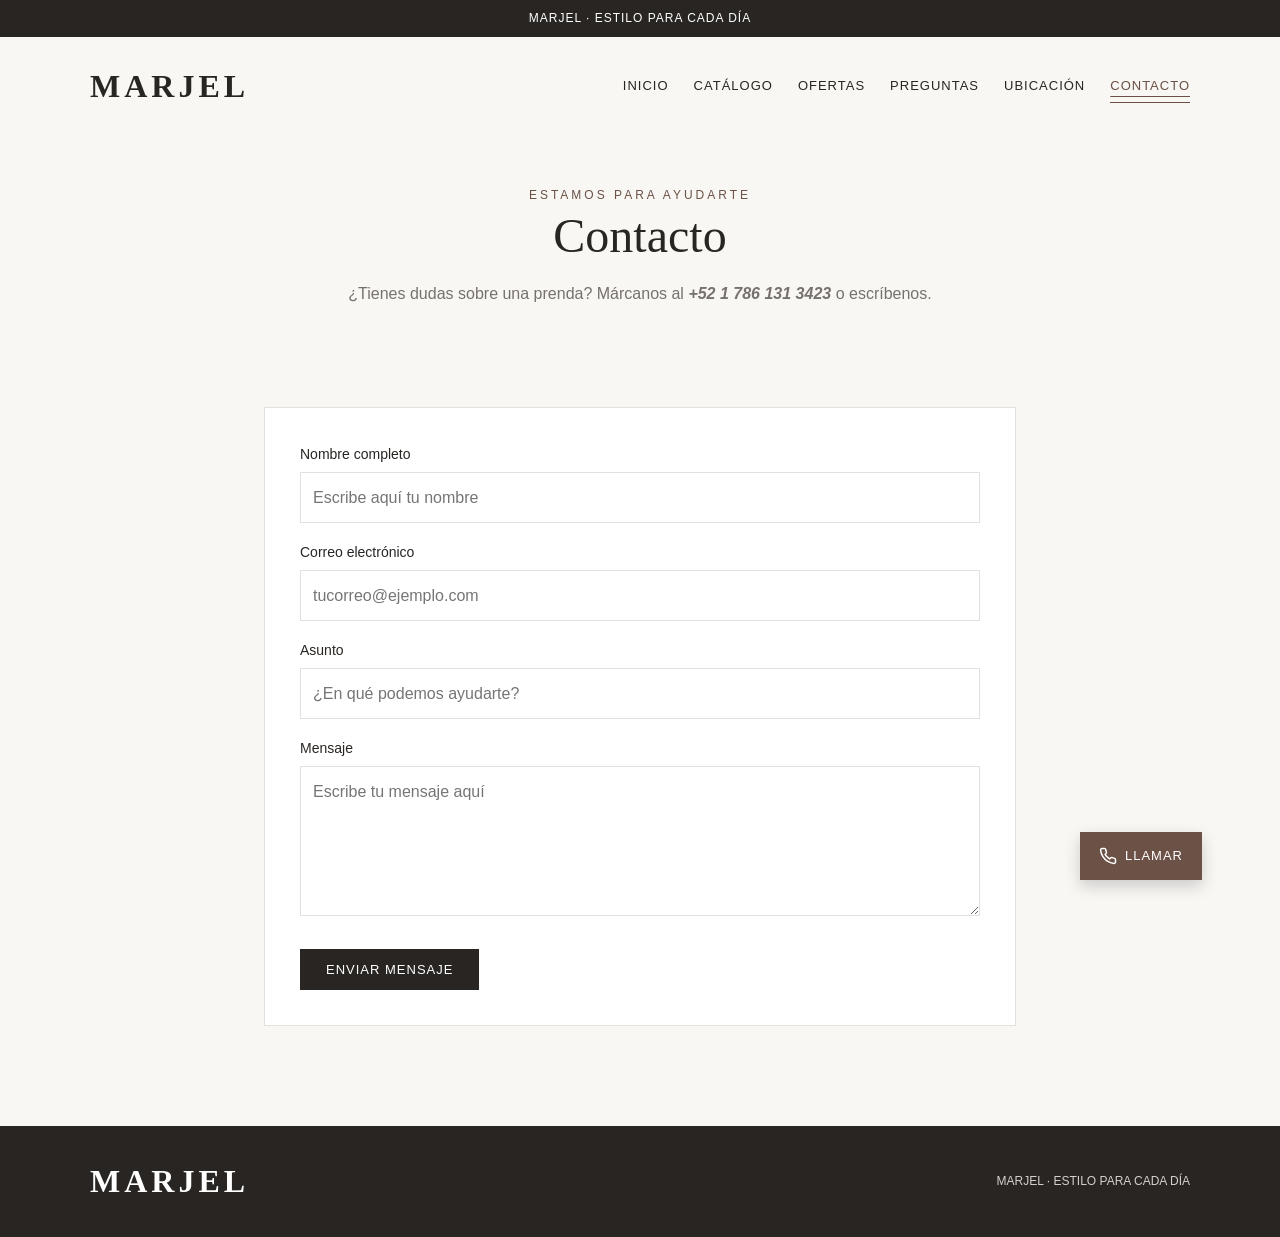
<file: MARJEL_Version_Ramses_0-2/MARJEL/contacto.html>
<!DOCTYPE html>
<html lang="es">
<head>
    <meta charset="UTF-8">
    <meta name="viewport" content="width=device-width, initial-scale=1.0">
    <meta name="description" content="MARJEL: tienda de ropa y moda. Proyecto de demostración.">
    <title>Contacto | MARJEL</title>
    <link rel="stylesheet" href="css/style.css">
</head>
<body>
    <div class="aviso">MARJEL · ESTILO PARA CADA DÍA</div>
    <header class="contenedor">
        <div class="barra">
            <a class="logo" href="index.html">MARJEL</a>
            <button class="menu-boton" type="button" aria-expanded="false" aria-controls="menu-principal" aria-label="Abrir menú">
                <span></span>
                <span></span>
                <span></span>
            </button>
            <nav class="navegacion" id="menu-principal" aria-label="Menú principal">
                <a href="index.html">Inicio</a>
                <a href="catalogo.html">Catálogo</a>
                <a href="ofertas.html">Ofertas</a>
                <a href="preguntas.html">Preguntas</a>
                <a href="ubicacion.html">Ubicación</a>
                <a href="contacto.html" aria-current="page">Contacto</a>
            </nav>
        </div>
    </header>
    <main class="contenedor">
        <div class="encabezado-pagina">
            <span class="etiqueta">Estamos para ayudarte</span>
            <h1>Contacto</h1>
            <p>¿Tienes dudas sobre una prenda? Márcanos al <strong><em>+52 1 786 131 3423</em></strong> o escríbenos.</p>
        </div>
        <section class="seccion">
            <form class="formulario">
                <div class="campo">
                    <label for="nombre">Nombre completo</label>
                    <input type="text" id="nombre" name="nombre" placeholder="Escribe aquí tu nombre">
                </div>
                <div class="campo">
                    <label for="correo">Correo electrónico</label>
                    <input type="email" id="correo" name="correo" placeholder="tucorreo@ejemplo.com">
                </div>
                <div class="campo">
                    <label for="asunto">Asunto</label>
                    <input type="text" id="asunto" name="asunto" placeholder="¿En qué podemos ayudarte?">
                </div>
                <div class="campo">
                    <label for="mensaje">Mensaje</label>
                    <textarea id="mensaje" name="mensaje" placeholder="Escribe tu mensaje aquí"></textarea>
                </div>
                <button class="boton" type="button">Enviar mensaje</button>
                
            </form>
        </section>
    </main>
    <footer class="footer">
        <div class="contenedor barra">
            <a class="logo" href="index.html">MARJEL</a>
            <div>
                <p>MARJEL · ESTILO PARA CADA DÍA</p>
            </div>
        </div>
    </footer>
    <div class="flotantes">
        <a class="flotante flotante--llamar" href="tel:+5217861313423" aria-label="Llamar a MARJEL">
            <svg viewBox="0 0 24 24" aria-hidden="true" focusable="false"><path d="M22 16.92v3a2 2 0 0 1-2.18 2 19.79 19.79 0 0 1-8.63-3.07 19.5 19.5 0 0 1-6-6 19.79 19.79 0 0 1-3.07-8.67A2 2 0 0 1 4.11 2h3a2 2 0 0 1 2 1.72 12.84 12.84 0 0 0 .7 2.81 2 2 0 0 1-.45 2.11L8.09 9.91a16 16 0 0 0 6 6l1.27-1.27a2 2 0 0 1 2.11-.45 12.84 12.84 0 0 0 2.81.7A2 2 0 0 1 22 16.92z"/></svg>
            <span>Llamar</span>
        </a>
        <button class="flotante flotante--subir" type="button" aria-label="Volver arriba">
            <svg viewBox="0 0 24 24" aria-hidden="true" focusable="false"><path d="M12 19V5M5 12l7-7 7 7"/></svg>
        </button>
    </div>
    <script src="js/script.js"></script>
</body>
</html>
</file>
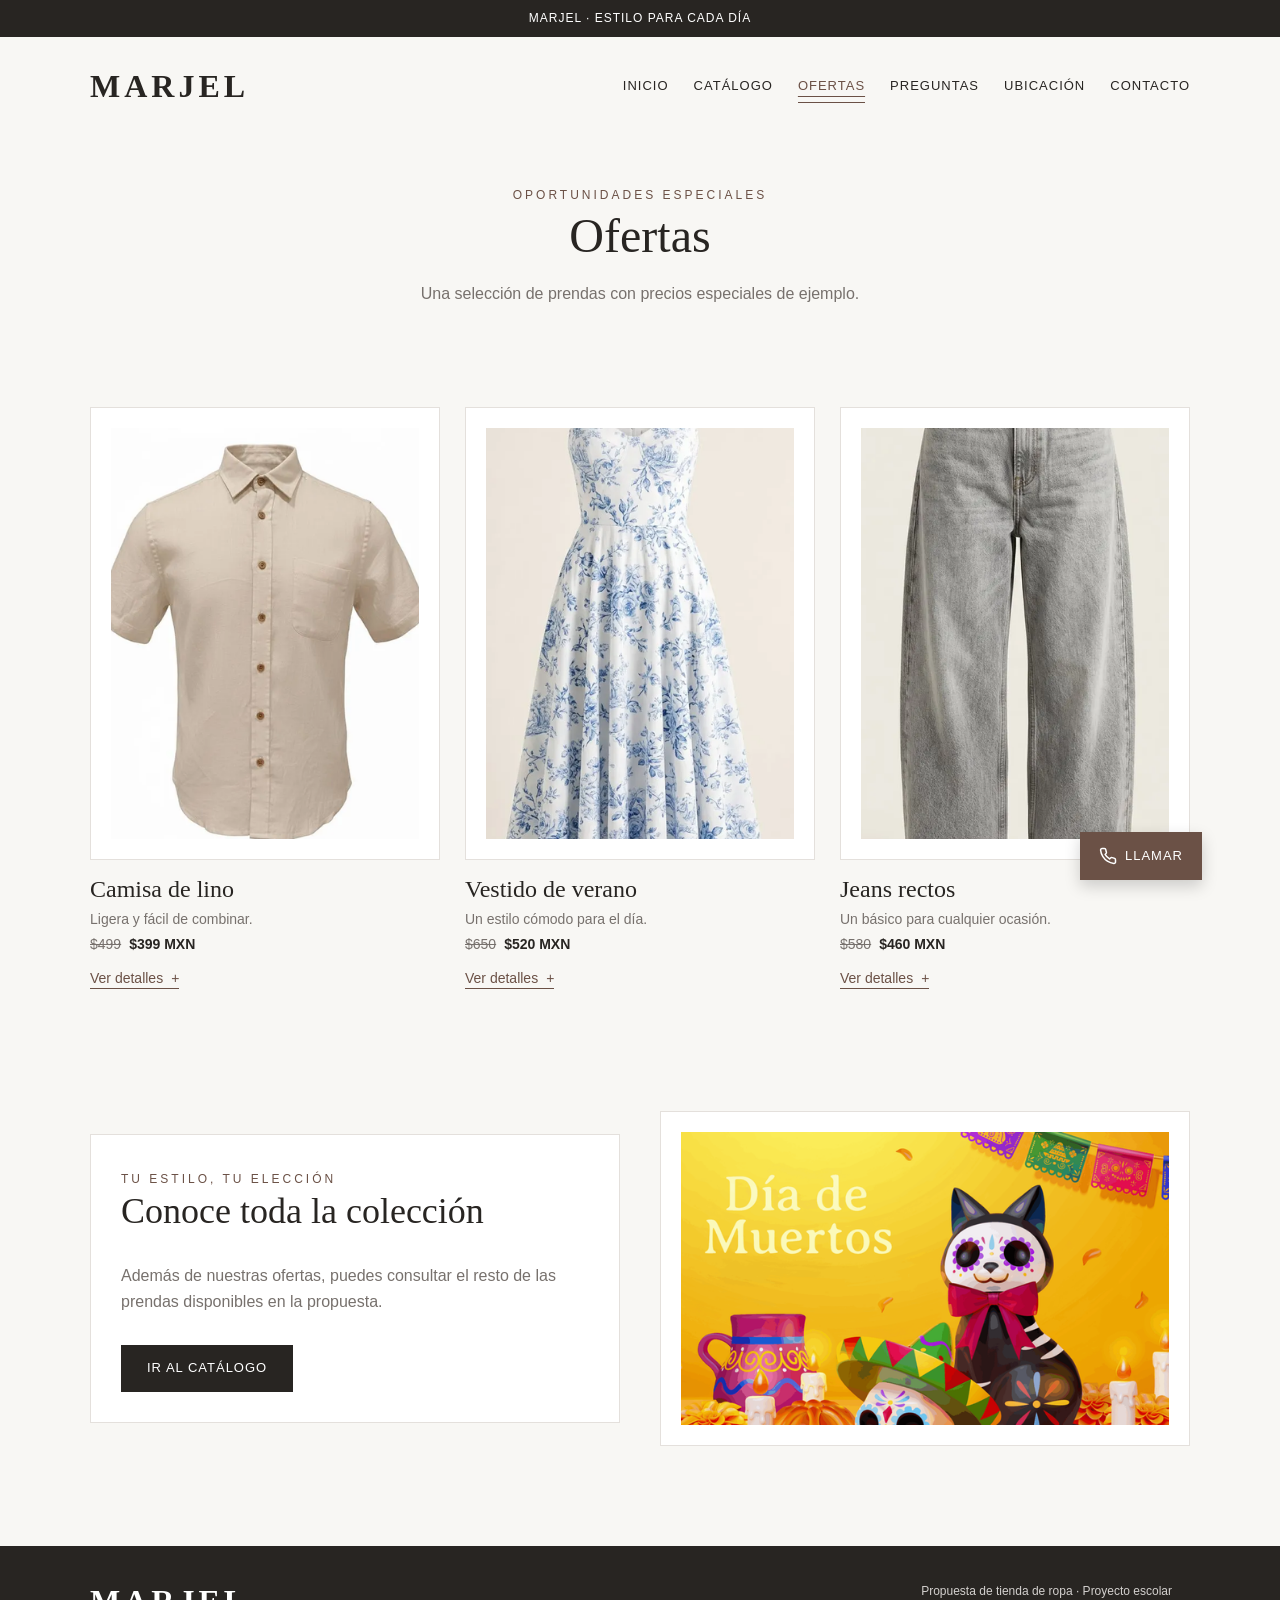
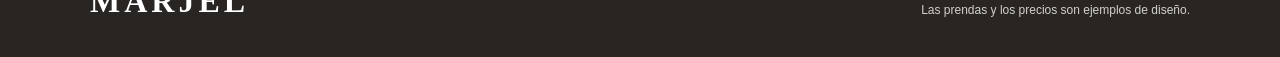
<file: MARJEL_Version_Ramses_0-2/MARJEL/ofertas.html>
<!DOCTYPE html>
<html lang="es">
<head>
    <meta charset="UTF-8">
    <meta name="viewport" content="width=device-width, initial-scale=1.0">
    <meta name="description" content="MARJEL: tienda de ropa y moda. Proyecto de demostración.">
    <title>Ofertas | MARJEL</title>
    <link rel="stylesheet" href="css/style.css">
    <link rel="stylesheet" href="css/normalize.css">
</head>
<body>
    <div class="aviso">MARJEL · ESTILO PARA CADA DÍA</div>
    <header class="contenedor">
        <div class="barra">
            <a class="logo" href="index.html">MARJEL</a>
            <button class="menu-boton" type="button" aria-expanded="false" aria-controls="menu-principal" aria-label="Abrir menú">
                <span></span>
                <span></span>
                <span></span>
            </button>
            <nav class="navegacion" id="menu-principal" aria-label="Menú principal">
                <a href="index.html">Inicio</a>
                <a href="catalogo.html">Catálogo</a>
                <a href="ofertas.html" aria-current="page">Ofertas</a>
                <a href="preguntas.html">Preguntas</a>
                <a href="ubicacion.html">Ubicación</a>
                <a href="contacto.html">Contacto</a>
            </nav>
        </div>
    </header>
    <main class="contenedor">
        <div class="encabezado-pagina">
            <span class="etiqueta">Oportunidades especiales</span>
            <h1>Ofertas</h1>
            <p>Una selección de prendas con precios especiales de ejemplo.</p>
        </div>
        <section class="seccion">
            <div class="grid">
                <article class="tarjeta">
                    <div class="foto"><img src="img/ropa06.png" alt="Camisa de lino"></div>
                    <h3>Camisa de lino</h3>
                    <p>Ligera y fácil de combinar.</p>
                    <p><span class="precio-anterior">$499</span><span class="precio">$399 MXN</span></p>
                    <button class="detalle-boton" type="button" aria-expanded="false" aria-controls="oferta-camisa">Ver detalles</button>
                    <div class="desplegable detalle" id="oferta-camisa">
                        <div>
                            <p>El lino respira bien y se siente fresco aunque haga calor. Es normal que se arrugue un poco, es parte de su estilo. Si la quieres más lisa, pásale la plancha de vapor.</p>
                        </div>
                    </div>
                </article>
                <article class="tarjeta">
                    <div class="foto"><img src="img/ropa07.png" alt="Vestido de verano"></div>
                    <h3>Vestido de verano</h3>
                    <p>Un estilo cómodo para el día.</p>
                    <p><span class="precio-anterior">$650</span><span class="precio">$520 MXN</span></p>
                    <button class="detalle-boton" type="button" aria-expanded="false" aria-controls="oferta-vestido">Ver detalles</button>
                    <div class="desplegable detalle" id="oferta-vestido">
                        <div>
                            <p>Tirantes ajustables, falda con vuelo y una tela fresca que no se pega. Lo hicimos pensando en los días de calor: salir a caminar, comer con calma, quedarse un rato más en la plaza.</p>
                        </div>
                    </div>
                </article>
                <article class="tarjeta">
                    <div class="foto"><img src="img/ropa05.png" alt="Jeans rectos"></div>
                    <h3>Jeans rectos</h3>
                    <p>Un básico para cualquier ocasión.</p>
                    <p><span class="precio-anterior">$580</span><span class="precio">$460 MXN</span></p>
                    <button class="detalle-boton" type="button" aria-expanded="false" aria-controls="oferta-jeans">Ver detalles</button>
                    <div class="desplegable detalle" id="oferta-jeans">
                        <div>
                            <p>Mezclilla de peso medio, corte recto y cinco bolsas. Al principio se sienten un poco firmes, pero ceden con los primeros lavados. Del revés y con agua fría conservan mejor el color.</p>
                        </div>
                    </div>
                </article>
            </div>
        </section>

        <section class="seccion">
            <div class="contenido-dos-columnas">
                <div class="caja">
                    <span class="etiqueta">Tu estilo, tu elección</span>
                    <h2>Conoce toda la colección</h2>
                    <p>Además de nuestras ofertas, puedes consultar el resto de las prendas disponibles en la propuesta.</p>
                    <a class="boton" href="catalogo.html">Ir al catálogo</a>
                </div>
                <div class="foto foto--ancha"><img src="img/ropa08.png" alt="Colección de ropa"></div>
            </div>
        </section>
    </main>
    <footer class="footer">
        <div class="contenedor barra">
            <a class="logo" href="index.html">MARJEL</a>
            <div>
                <p>Propuesta de tienda de ropa · Proyecto escolar</p>
                <p>Las prendas y los precios son ejemplos de diseño.</p>
            </div>
        </div>
    </footer>
    <div class="flotantes">
        <a class="flotante flotante--llamar" href="tel:+5217861313423" aria-label="Llamar a MARJEL">
            <svg viewBox="0 0 24 24" aria-hidden="true" focusable="false"><path d="M22 16.92v3a2 2 0 0 1-2.18 2 19.79 19.79 0 0 1-8.63-3.07 19.5 19.5 0 0 1-6-6 19.79 19.79 0 0 1-3.07-8.67A2 2 0 0 1 4.11 2h3a2 2 0 0 1 2 1.72 12.84 12.84 0 0 0 .7 2.81 2 2 0 0 1-.45 2.11L8.09 9.91a16 16 0 0 0 6 6l1.27-1.27a2 2 0 0 1 2.11-.45 12.84 12.84 0 0 0 2.81.7A2 2 0 0 1 22 16.92z"/></svg>
            <span>Llamar</span>
        </a>
        <button class="flotante flotante--subir" type="button" aria-label="Volver arriba">
            <svg viewBox="0 0 24 24" aria-hidden="true" focusable="false"><path d="M12 19V5M5 12l7-7 7 7"/></svg>
        </button>
    </div>
    <script src="js/script.js"></script>
</body>
</html>
</file>
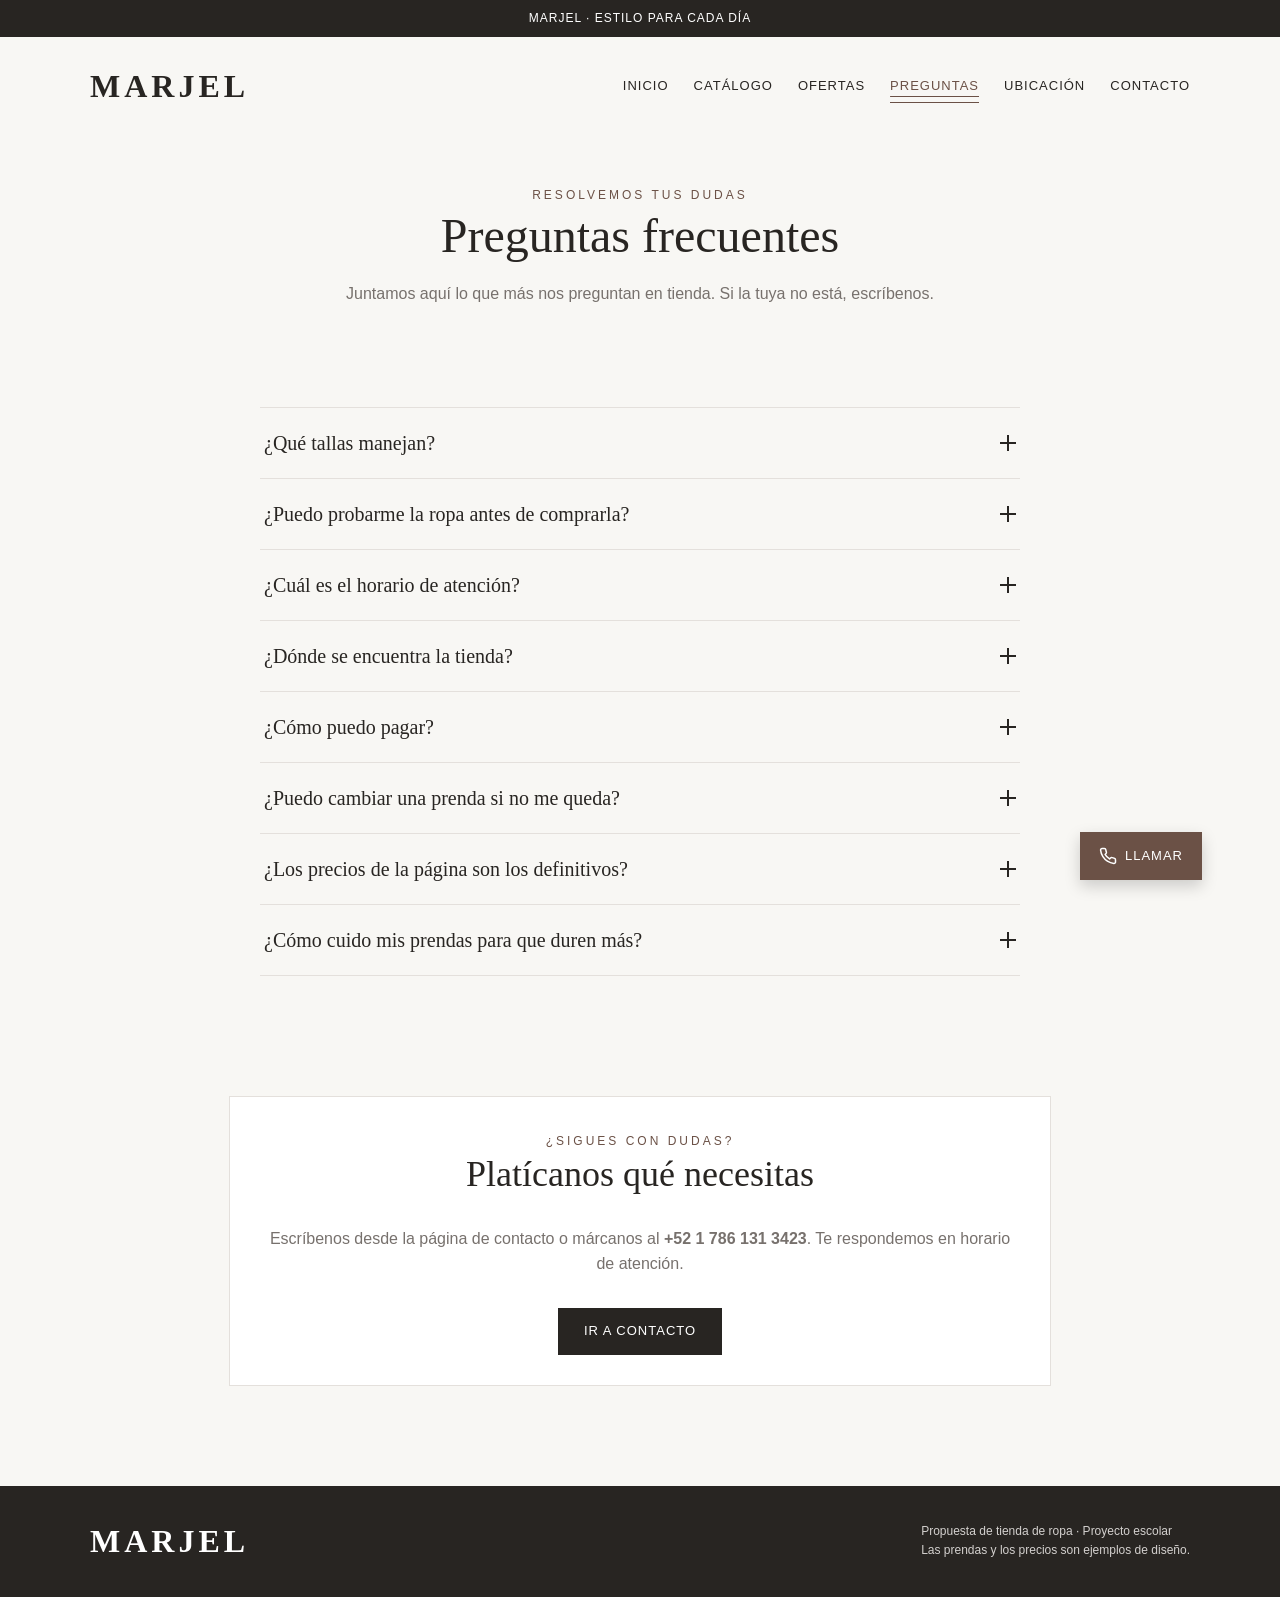
<file: MARJEL_Version_Ramses_0-2/MARJEL/preguntas.html>
<!DOCTYPE html>
<html lang="es">
<head>
    <meta charset="UTF-8">
    <meta name="viewport" content="width=device-width, initial-scale=1.0">
    <meta name="description" content="MARJEL: preguntas frecuentes sobre tallas, horarios, pagos y cambios. Proyecto de demostración.">
    <title>Preguntas frecuentes | MARJEL</title>
    <link rel="stylesheet" href="css/style.css">
    <link rel="stylesheet" href="css/normalize.css">
</head>
<body>
    <div class="aviso">MARJEL · ESTILO PARA CADA DÍA</div>
    <header class="contenedor">
        <div class="barra">
            <a class="logo" href="index.html">MARJEL</a>
            <button class="menu-boton" type="button" aria-expanded="false" aria-controls="menu-principal" aria-label="Abrir menú">
                <span></span>
                <span></span>
                <span></span>
            </button>
            <nav class="navegacion" id="menu-principal" aria-label="Menú principal">
                <a href="index.html">Inicio</a>
                <a href="catalogo.html">Catálogo</a>
                <a href="ofertas.html">Ofertas</a>
                <a href="preguntas.html" aria-current="page">Preguntas</a>
                <a href="ubicacion.html">Ubicación</a>
                <a href="contacto.html">Contacto</a>
            </nav>
        </div>
    </header>
    <main class="contenedor">
        <div class="encabezado-pagina">
            <span class="etiqueta">Resolvemos tus dudas</span>
            <h1>Preguntas frecuentes</h1>
            <p>Juntamos aquí lo que más nos preguntan en tienda. Si la tuya no está, escríbenos.</p>
        </div>
        <section class="seccion">
            <div class="faq">
                <div class="faq__item">
                    <h3 class="faq__titulo">
                        <button class="faq__pregunta" type="button" id="faq-boton-1" aria-expanded="false" aria-controls="faq-1">
                            ¿Qué tallas manejan?
                            <span class="faq__icono" aria-hidden="true"></span>
                        </button>
                    </h3>
                    <div class="desplegable faq__respuesta" id="faq-1">
                        <div>
                            <p>Todas las prendas del catálogo vienen en CH, M y G. Si dudas entre dos tallas, lo mejor es pasar a probártelas al local: cada prenda cae distinto y a veces la talla de siempre no es la que mejor te acomoda.</p>
                        </div>
                    </div>
                </div>

                <div class="faq__item">
                    <h3 class="faq__titulo">
                        <button class="faq__pregunta" type="button" id="faq-boton-2" aria-expanded="false" aria-controls="faq-2">
                            ¿Puedo probarme la ropa antes de comprarla?
                            <span class="faq__icono" aria-hidden="true"></span>
                        </button>
                    </h3>
                    <div class="desplegable faq__respuesta" id="faq-2">
                        <div>
                            <p>Sí, y con calma. Hay probador en la tienda, así que solo ven en horario de atención y pide lo que quieras medirte.</p>
                        </div>
                    </div>
                </div>

                <div class="faq__item">
                    <h3 class="faq__titulo">
                        <button class="faq__pregunta" type="button" id="faq-boton-3" aria-expanded="false" aria-controls="faq-3">
                            ¿Cuál es el horario de atención?
                            <span class="faq__icono" aria-hidden="true"></span>
                        </button>
                    </h3>
                    <div class="desplegable faq__respuesta" id="faq-3">
                        <div>
                            <p>Abrimos de lunes a viernes, de 10:00 AM a 8:00 PM. Los sábados y domingos la tienda permanece cerrada.</p>
                        </div>
                    </div>
                </div>

                <div class="faq__item">
                    <h3 class="faq__titulo">
                        <button class="faq__pregunta" type="button" id="faq-boton-4" aria-expanded="false" aria-controls="faq-4">
                            ¿Dónde se encuentra la tienda?
                            <span class="faq__icono" aria-hidden="true"></span>
                        </button>
                    </h3>
                    <div class="desplegable faq__respuesta" id="faq-4">
                        <div>
                            <p>En la Calle de la Capilla, en Cerrito Colorado, Tuxpan, Michoacán (C. P. 61440). En la página de <a href="ubicacion.html">Ubicación</a> tienes el mapa por si te ayuda a llegar.</p>
                        </div>
                    </div>
                </div>

                <div class="faq__item">
                    <h3 class="faq__titulo">
                        <button class="faq__pregunta" type="button" id="faq-boton-5" aria-expanded="false" aria-controls="faq-5">
                            ¿Cómo puedo pagar?
                            <span class="faq__icono" aria-hidden="true"></span>
                        </button>
                    </h3>
                    <div class="desplegable faq__respuesta" id="faq-5">
                        <div>
                            <p>En tienda aceptamos efectivo y tarjeta. Si prefieres pagar por transferencia, pregúntanos antes cómo hacerlo para no complicarte en el momento.</p>
                        </div>
                    </div>
                </div>

                <div class="faq__item">
                    <h3 class="faq__titulo">
                        <button class="faq__pregunta" type="button" id="faq-boton-6" aria-expanded="false" aria-controls="faq-6">
                            ¿Puedo cambiar una prenda si no me queda?
                            <span class="faq__icono" aria-hidden="true"></span>
                        </button>
                    </h3>
                    <div class="desplegable faq__respuesta" id="faq-6">
                        <div>
                            <p>Sí, tienes 7 días para cambiarla por otra talla o por otro modelo. Solo necesitamos que no esté usada ni lavada y que traigas tu ticket y la etiqueta. Las prendas en oferta se cambian por talla, pero no se devuelve el dinero.</p>
                        </div>
                    </div>
                </div>

                <div class="faq__item">
                    <h3 class="faq__titulo">
                        <button class="faq__pregunta" type="button" id="faq-boton-7" aria-expanded="false" aria-controls="faq-7">
                            ¿Los precios de la página son los definitivos?
                            <span class="faq__icono" aria-hidden="true"></span>
                        </button>
                    </h3>
                    <div class="desplegable faq__respuesta" id="faq-7">
                        <div>
                            <p>Son precios de muestra y pueden cambiar según la temporada. Antes de ir por algo que te gustó, llámanos o mándanos un mensaje para confirmar el precio y que siga disponible.</p>
                        </div>
                    </div>
                </div>

                <div class="faq__item">
                    <h3 class="faq__titulo">
                        <button class="faq__pregunta" type="button" id="faq-boton-8" aria-expanded="false" aria-controls="faq-8">
                            ¿Cómo cuido mis prendas para que duren más?
                            <span class="faq__icono" aria-hidden="true"></span>
                        </button>
                    </h3>
                    <div class="desplegable faq__respuesta" id="faq-8">
                        <div>
                            <p>Lo ideal es seguir la etiqueta de cada una. Como regla general funciona bien lavar con agua fría, del revés y sin exprimir con fuerza. El lino y la mezclilla se llevan mejor con el tendedero que con la secadora.</p>
                        </div>
                    </div>
                </div>
            </div>
        </section>

        <section class="seccion">
            <div class="caja caja--centrada">
                <span class="etiqueta">¿Sigues con dudas?</span>
                <h2>Platícanos qué necesitas</h2>
                <p>Escríbenos desde la página de contacto o márcanos al <strong>+52 1 786 131 3423</strong>. Te respondemos en horario de atención.</p>
                <a class="boton" href="contacto.html">Ir a contacto</a>
            </div>
        </section>
    </main>
    <footer class="footer">
        <div class="contenedor barra">
            <a class="logo" href="index.html">MARJEL</a>
            <div>
                <p>Propuesta de tienda de ropa · Proyecto escolar</p>
                <p>Las prendas y los precios son ejemplos de diseño.</p>
            </div>
        </div>
    </footer>
    <div class="flotantes">
        <a class="flotante flotante--llamar" href="tel:+5217861313423" aria-label="Llamar a MARJEL">
            <svg viewBox="0 0 24 24" aria-hidden="true" focusable="false"><path d="M22 16.92v3a2 2 0 0 1-2.18 2 19.79 19.79 0 0 1-8.63-3.07 19.5 19.5 0 0 1-6-6 19.79 19.79 0 0 1-3.07-8.67A2 2 0 0 1 4.11 2h3a2 2 0 0 1 2 1.72 12.84 12.84 0 0 0 .7 2.81 2 2 0 0 1-.45 2.11L8.09 9.91a16 16 0 0 0 6 6l1.27-1.27a2 2 0 0 1 2.11-.45 12.84 12.84 0 0 0 2.81.7A2 2 0 0 1 22 16.92z"/></svg>
            <span>Llamar</span>
        </a>
        <button class="flotante flotante--subir" type="button" aria-label="Volver arriba">
            <svg viewBox="0 0 24 24" aria-hidden="true" focusable="false"><path d="M12 19V5M5 12l7-7 7 7"/></svg>
        </button>
    </div>
    <script src="js/script.js"></script>
</body>
</html>
</file>
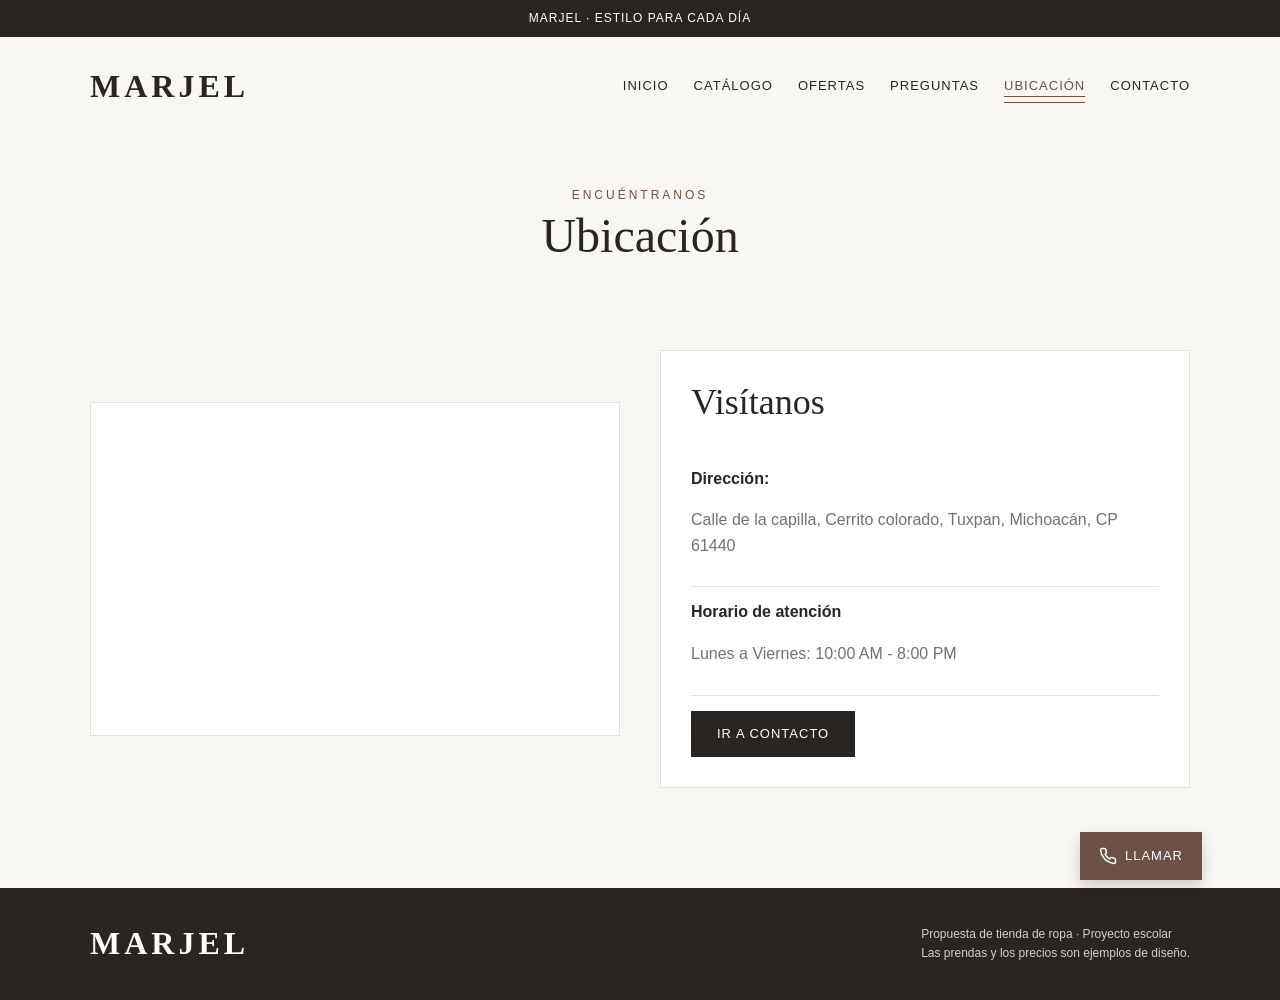
<file: MARJEL_Version_Ramses_0-2/MARJEL/ubicacion.html>
<!DOCTYPE html>
<html lang="es">
<head>
    <meta charset="UTF-8">
    <meta name="viewport" content="width=device-width, initial-scale=1.0">
    <meta name="description" content="MARJEL: tienda de ropa y moda. Proyecto de demostración.">
    <title>Ubicación | MARJEL</title>
    <link rel="stylesheet" href="css/style.css">
    <link rel="stylesheet" href="css/normalize.css">
</head>
<body>
    <div class="aviso">MARJEL · ESTILO PARA CADA DÍA</div>
    <header class="contenedor">
        <div class="barra">
            <a class="logo" href="index.html">MARJEL</a>
            <button class="menu-boton" type="button" aria-expanded="false" aria-controls="menu-principal" aria-label="Abrir menú">
                <span></span>
                <span></span>
                <span></span>
            </button>
            <nav class="navegacion" id="menu-principal" aria-label="Menú principal">
                <a href="index.html">Inicio</a>
                <a href="catalogo.html">Catálogo</a>
                <a href="ofertas.html">Ofertas</a>
                <a href="preguntas.html">Preguntas</a>
                <a href="ubicacion.html" aria-current="page">Ubicación</a>
                <a href="contacto.html">Contacto</a>
            </nav>
        </div>
    </header>
    <main class="contenedor">
        <div class="encabezado-pagina">
            <span class="etiqueta">Encuéntranos</span>
            <h1>Ubicación</h1>
        </div>
        <section class="seccion">
            <div class="contenido-dos-columnas">
                <div class="foto foto--ancha"><iframe src="https://www.google.com/maps/embed?pb=!1m17!1m12!1m3!1d406.7784223801061!2d-100.50303843193895!3d19.55105245899743!2m3!1f0!2f0!3f0!3m2!1i1024!2i768!4f13.1!3m2!1m1!2zMTnCsDMzJzAzLjkiTiAxMDDCsDMwJzExLjAiVw!5e0!3m2!1sen!2smx!4v1792721753451!5m2!1sen!2smx" width="600" height="450" style="border:0;" allowfullscreen="" loading="lazy" referrerpolicy="strict-origin-when-cross-origin"></iframe></div>
                <div class="caja">
                    <h2>Visítanos</h2>
                    <p> </p>
                    <div class="dato">
                        <strong>Dirección:</strong>
                        <p>Calle de la capilla, Cerrito colorado, Tuxpan, Michoacán, CP 61440 </p>
                    </div>
                    <div class="dato">
                        <strong>Horario de atención</strong>
                        <p>Lunes a Viernes: 10:00 AM - 8:00 PM</p>
                    </div>
                    <a href="contacto.html" class="boton">Ir a contacto</a>
                </div>
            </div>
        </section>
    </main>
    <footer class="footer">
        <div class="contenedor barra">
            <a class="logo" href="index.html">MARJEL</a>
            <div>
                <p>Propuesta de tienda de ropa · Proyecto escolar</p>
                <p>Las prendas y los precios son ejemplos de diseño.</p>
            </div>
        </div>
    </footer>
    <div class="flotantes">
        <a class="flotante flotante--llamar" href="tel:+5217861313423" aria-label="Llamar a MARJEL">
            <svg viewBox="0 0 24 24" aria-hidden="true" focusable="false"><path d="M22 16.92v3a2 2 0 0 1-2.18 2 19.79 19.79 0 0 1-8.63-3.07 19.5 19.5 0 0 1-6-6 19.79 19.79 0 0 1-3.07-8.67A2 2 0 0 1 4.11 2h3a2 2 0 0 1 2 1.72 12.84 12.84 0 0 0 .7 2.81 2 2 0 0 1-.45 2.11L8.09 9.91a16 16 0 0 0 6 6l1.27-1.27a2 2 0 0 1 2.11-.45 12.84 12.84 0 0 0 2.81.7A2 2 0 0 1 22 16.92z"/></svg>
            <span>Llamar</span>
        </a>
        <button class="flotante flotante--subir" type="button" aria-label="Volver arriba">
            <svg viewBox="0 0 24 24" aria-hidden="true" focusable="false"><path d="M12 19V5M5 12l7-7 7 7"/></svg>
        </button>
    </div>
    <script src="js/script.js"></script>
</body>
</html>
</file>
<file: MARJEL_Version_Ramses/MARJEL/css/style.css>
:root {
    --fondo: #f8f7f4;
    --blanco: #ffffff;
    --negro: #282522;
    --cafe: #6b5146;
    --gris: #77716d;
    --borde: #e4e0dc;
}

html{
    box-sizing: border-box;
    font-size: 62.5%; 
}


body {
    margin: 0;
    background-color: var(--fondo);
    color: var(--negro);
    font-family: Arial, Helvetica, sans-serif;
    font-size: 1.6rem;
    line-height: 1.6;
}

.contenedor {
    width: 90%;
    max-width: 1100px;
    margin: 0 auto;
}

h1, h2, h3 {
    font-family: Georgia, 'Times New Roman', serif;
    line-height: 1.2;
    font-weight: normal;
}

h1 { font-size: 5.8rem; }
h2 { font-size: 3.6rem; }
h3 { font-size: 2.4rem; }

a {
    color: inherit;
    text-decoration: none;
}

p {
    color: var(--gris);
}

/* Encabezado y menú */
.aviso {
    background-color: var(--negro);
    color: var(--blanco);
    text-align: center;
    padding: 9px;
    font-size: 12px;
    letter-spacing: 1px;
}

.barra {
    display: flex;
    align-items: center;
    justify-content: space-between;
    gap: 30px;
    padding: 24px 0;
}

.logo {
    font-family: Georgia, serif;
    font-size: 32px;
    font-weight: bold;
    letter-spacing: 4px;
}

.navegacion {
    display: flex;
    flex-wrap: wrap;
    gap: 25px;
}

.navegacion a {
    font-size: 13px;
    letter-spacing: 1px;
    text-transform: uppercase;
}

.navegacion a:hover,
.navegacion a[aria-current="page"] {
    color: var(--cafe);
    text-decoration: underline;
    text-underline-offset: 6px;
}

/* Portada */
.portada {
    display: grid;
    grid-template-columns: 1fr 1fr;
    min-height: 480px;
    background-color: #efebe6;
}

.portada__texto {
    padding: 70px 12%;
    align-self: center;
}

.portada h1 {
    margin: 15px 0;
}

.etiqueta {
    font-size: 12px;
    letter-spacing: 3px;
    text-transform: uppercase;
    color: var(--cafe);
}

.boton {
    display: inline-block;
    background-color: var(--negro);
    border: 1px solid var(--negro);
    color: var(--blanco);
    padding: 12px 25px;
    margin-top: 15px;
    font-size: 13px;
    text-align: center;
    text-transform: uppercase;
    letter-spacing: 1px;
    cursor: pointer;
}

.boton:hover {
    background-color: var(--cafe);
    border-color: var(--cafe);
}

.boton--claro {
    background-color: transparent;
    color: var(--negro);
}

/* fotos del local/ropa/muestras del inventario etc. */
.foto {
    display: flex;
    align-items: center;
    justify-content: center;
    text-align: center;
    background-color: var(--blanco);
    border: 1px solid var(--borde);
    color: #a7a29e;
    padding: 20px;
    font-size: 13px;
    aspect-ratio: 3 / 4;
}

.foto img {
    width: 100%;
    height: 100%;
    object-fit: cover;
}

.foto--portada {
    min-height: 480px;
    aspect-ratio: auto;
}

.foto--ancha {
    aspect-ratio: 5/ 3;
}

/* Secciones y tarjetas */
.seccion {
    padding: 60px 0;
}

.titulo-seccion {
    text-align: center;
    margin: 0 0 32px;
}

.titulo-seccion p {
    margin: 5px 0;
}

.grid {
    display: grid;
    grid-template-columns: repeat(3, 1fr);
    gap: 25px;
}

.tarjeta h3 {
    margin: 15px 0 4px;
}

.tarjeta p {
    margin: 3px 0;
    font-size: 14px;
}

.precio {
    color: var(--negro);
    font-weight: bold;
}

.precio-anterior {
    color: var(--gris);
    text-decoration: line-through;
    margin-right: 8px;
}

.enlace {
    display: inline-block;
    margin-top: 12px;
    color: var(--cafe);
    border-bottom: 1px solid var(--cafe);
    font-size: 14px;
}

/* Páginas interiores */
.encabezado-pagina {
    padding: 45px 0 25px;
    text-align: center;
}

.encabezado-pagina h1 {
    margin: 0;
    font-size: 48px;
}

.contenido-dos-columnas {
    display: grid;
    grid-template-columns: 1fr 1fr;
    gap: 40px;
    align-items: center;
}

.caja {
    background-color: var(--blanco);
    border: 1px solid var(--borde);
    padding: 30px;
}

.caja h2 {
    margin-top: 0;
}

.dato {
    border-bottom: 1px solid var(--borde);
    padding: 12px 0;
}

/* Formulario de ejemplo, sin envío */
.formulario {
    max-width: 680px;
    margin: 0 auto;
    background-color: var(--blanco);
    padding: 35px;
    border: 1px solid var(--borde);
}

.campo {
    margin-bottom: 18px;
}

.campo label {
    display: block;
    margin-bottom: 6px;
    font-size: 14px;
}

.campo input,
.campo textarea {
    display: block;
    width: 100%;
    padding: 12px;
    border: 1px solid var(--borde);
    background-color: #fff;
    font: inherit;
}

.campo textarea {
    min-height: 150px;
    resize: vertical;
}

.aviso-formulario {
    font-size: 12px;
}

.footer {
    background-color: var(--negro);
    color: var(--blanco);
    margin-top: 40px;
    padding: 30px 0;
}

.footer .barra {
    padding: 0;
}

.footer p {
    color: #d3d0ce;
    margin: 0;
    font-size: 12px;
}

.footer .navegacion a:hover {
    color: #fff;
}

/*tablet */
@media (max-width: 900px) {
    .grid {
        grid-template-columns: repeat(2, 1fr);
    }
    .portada h1 {
        font-size: 4.4rem;
    }
    .barra {
        flex-direction: column;
        gap: 1.5rem;
    }
    .navegacion {
        justify-content: center;
    }
}

/*celular */
@media (max-width: 600px) { /*max-width 600 es mejor que min-width 768 para recibir una mejor calificacion para mobiles en lighthouse */
    .portada,
    .contenido-dos-columnas,
    .grid {
        grid-template-columns: 1fr;
    }
    .portada__texto {
        padding: 40px 8%;
    }
    .portada h1,
    .encabezado-pagina h1 {
        font-size: 3.8rem;
    }
    .foto--portada {
        min-height: 300px;
    }
    .seccion {
        padding: 35px 0;
    }
    .navegacion {
        gap: 1.2rem 1.8rem;
    }
    .navegacion a {
        font-size: 1.2rem;
    }
    .formulario {
        padding: 2rem;
    }
}


/* ===== Animaciones ===== */

/* Menú fijo de lado a lado */
header.contenedor {
    width: 100%;
    max-width: none;
    margin: 0;
    position: sticky;
    top: 0;
    z-index: 20;
    background-color: var(--fondo);
    transition: transform .4s ease, box-shadow .3s ease;
}

header.contenedor .barra {
    width: 90%;
    max-width: 1100px;
    margin: 0 auto;
}

header.contenedor.sombra {
    box-shadow: 0 6px 18px rgba(0, 0, 0, .08);
}

header.contenedor.oculto {
    transform: translateY(-110%);
}

/* Línea animada bajo los enlaces del menú */
.navegacion a {
    position: relative;
    text-decoration: none;
}

.navegacion a::after {
    content: "";
    position: absolute;
    left: 0;
    right: 0;
    bottom: -6px;
    height: 1px;
    background-color: currentColor;
    transform: scaleX(0);
    transform-origin: left;
    transition: transform .35s ease;
}

.navegacion a:hover::after,
.navegacion a[aria-current="page"]::after {
    transform: scaleX(1);
}

/* Botones y enlaces */
.boton,
.enlace {
    transition: transform .3s ease, background-color .3s ease, color .3s ease;
}

.boton:hover {
    transform: translateY(-3px);
}

.enlace:hover {
    transform: translateX(4px);
}

/* Entrada de la página */
body {
    animation: entrar .6s ease both;
}

@keyframes entrar {
    from { opacity: 0; }
    to { opacity: 1; }
}

/* Aparecer al hacer scroll (la clase .rv la agrega js/script.js) */
.rv {
    opacity: 0;
    transform: translateY(32px);
    transition: opacity .9s ease, transform .9s ease;
    transition-delay: var(--retraso, 0s);
}

.rv.visible {
    opacity: 1;
    transform: none;
}

/* imagenes disminuida*/
.foto {
    overflow: hidden;
}

.foto img.carga {
    opacity: 0;
    filter: blur(16px);
    transform: scale(1.06);
    transition: opacity .9s ease, filter .9s ease, transform 1.2s ease;
}

.foto img.carga.lista {
    opacity: 1;
    filter: none;
    transform: none;
}

.tarjeta:hover .foto img.carga.lista {
    transform: scale(1.045);
}

.foto--portada img.carga.lista {
    animation: zoom-lento 16s ease-in-out infinite alternate;
}

@keyframes zoom-lento {
    from { transform: scale(1); }
    to { transform: scale(1.06); }
}
</file>
<file: MARJEL_Version_Ramses_0-2/MARJEL/css/style.css>
:root {
    --fondo: #f8f7f4;
    --blanco: #ffffff;
    --negro: #282522;
    --cafe: #6b5146;
    --gris: #77716d;
    --borde: #e4e0dc;
}

html{
    box-sizing: border-box;
    font-size: 62.5%; 
}


body {
    margin: 0;
    background-color: var(--fondo);
    color: var(--negro);
    font-family: Arial, Helvetica, sans-serif;
    font-size: 1.6rem;
    line-height: 1.6;
}

.contenedor {
    width: 90%;
    max-width: 1100px;
    margin: 0 auto;
}

h1, h2, h3 {
    font-family: Georgia, 'Times New Roman', serif;
    line-height: 1.2;
    font-weight: normal;
}

h1 { font-size: 5.8rem; }
h2 { font-size: 3.6rem; }
h3 { font-size: 2.4rem; }

a {
    color: inherit;
    text-decoration: none;
}

p {
    color: var(--gris);
}

/* Encabezado y menú */
.aviso {
    background-color: var(--negro);
    color: var(--blanco);
    text-align: center;
    padding: 9px;
    font-size: 12px;
    letter-spacing: 1px;
}

.barra {
    display: flex;
    align-items: center;
    justify-content: space-between;
    gap: 30px;
    padding: 24px 0;
}

.logo {
    font-family: Georgia, serif;
    font-size: 32px;
    font-weight: bold;
    letter-spacing: 4px;
}

.navegacion {
    display: flex;
    flex-wrap: wrap;
    gap: 25px;
}

.navegacion a {
    font-size: 13px;
    letter-spacing: 1px;
    text-transform: uppercase;
}

.navegacion a:hover,
.navegacion a[aria-current="page"] {
    color: var(--cafe);
    text-decoration: underline;
    text-underline-offset: 6px;
}

/* Portada */
.portada {
    display: grid;
    grid-template-columns: 1fr 1fr;
    min-height: 480px;
    background-color: #efebe6;
}

.portada__texto {
    padding: 70px 12%;
    align-self: center;
}

.portada h1 {
    margin: 15px 0;
}

.etiqueta {
    font-size: 12px;
    letter-spacing: 3px;
    text-transform: uppercase;
    color: var(--cafe);
}

.boton {
    display: inline-block;
    background-color: var(--negro);
    border: 1px solid var(--negro);
    color: var(--blanco);
    padding: 12px 25px;
    margin-top: 15px;
    font-size: 13px;
    text-align: center;
    text-transform: uppercase;
    letter-spacing: 1px;
    cursor: pointer;
}

.boton:hover {
    background-color: var(--cafe);
    border-color: var(--cafe);
}

.boton--claro {
    background-color: transparent;
    color: var(--negro);
}

/* fotos del local/ropa/muestras del inventario etc. */
.foto {
    display: flex;
    align-items: center;
    justify-content: center;
    text-align: center;
    background-color: var(--blanco);
    border: 1px solid var(--borde);
    color: #a7a29e;
    padding: 20px;
    font-size: 13px;
    aspect-ratio: 3 / 4;
}

.foto img {
    width: 100%;
    height: 100%;
    object-fit: cover;
}

.foto--portada {
    min-height: 480px;
    aspect-ratio: auto;
}

.foto--ancha {
    aspect-ratio: 5/ 3;
}

/* Secciones y tarjetas */
.seccion {
    padding: 60px 0;
}

.titulo-seccion {
    text-align: center;
    margin: 0 0 32px;
}

.titulo-seccion p {
    margin: 5px 0;
}

.grid {
    display: grid;
    grid-template-columns: repeat(3, 1fr);
    gap: 25px;
}

.tarjeta h3 {
    margin: 15px 0 4px;
}

.tarjeta p {
    margin: 3px 0;
    font-size: 14px;
}

.precio {
    color: var(--negro);
    font-weight: bold;
}

.precio-anterior {
    color: var(--gris);
    text-decoration: line-through;
    margin-right: 8px;
}

.enlace {
    display: inline-block;
    margin-top: 12px;
    color: var(--cafe);
    border-bottom: 1px solid var(--cafe);
    font-size: 14px;
}

/* Páginas interiores */
.encabezado-pagina {
    padding: 45px 0 25px;
    text-align: center;
}

.encabezado-pagina h1 {
    margin: 0;
    font-size: 48px;
}

.contenido-dos-columnas {
    display: grid;
    grid-template-columns: 1fr 1fr;
    gap: 40px;
    align-items: center;
}

.caja {
    background-color: var(--blanco);
    border: 1px solid var(--borde);
    padding: 30px;
}

.caja h2 {
    margin-top: 0;
}

.dato {
    border-bottom: 1px solid var(--borde);
    padding: 12px 0;
}

/* Formulario de ejemplo, sin envío */
.formulario {
    max-width: 680px;
    margin: 0 auto;
    background-color: var(--blanco);
    padding: 35px;
    border: 1px solid var(--borde);
}

.campo {
    margin-bottom: 18px;
}

.campo label {
    display: block;
    margin-bottom: 6px;
    font-size: 14px;
}

.campo input,
.campo textarea {
    display: block;
    box-sizing: border-box;
    width: 100%;
    padding: 12px;
    border: 1px solid var(--borde);
    background-color: #fff;
    font: inherit;
}

.campo textarea {
    min-height: 150px;
    resize: vertical;
}

.aviso-formulario {
    font-size: 12px;
}

.footer {
    background-color: var(--negro);
    color: var(--blanco);
    margin-top: 40px;
    padding: 30px 0;
}

.footer .barra {
    padding: 0;
}

.footer p {
    color: #d3d0ce;
    margin: 0;
    font-size: 12px;
}

.footer .navegacion a:hover {
    color: #fff;
}

/*tablet */
@media (max-width: 900px) {
    .grid {
        grid-template-columns: repeat(2, 1fr);
    }
    .portada h1 {
        font-size: 4.4rem;
    }
    .barra {
        flex-direction: column;
        gap: 1.5rem;
    }
    .navegacion {
        justify-content: center;
    }
}

/*celular */
@media (max-width: 600px) { /*max-width 600 es mejor que min-width 768 para recibir una mejor calificacion para mobiles en lighthouse */
    .portada,
    .contenido-dos-columnas,
    .grid {
        grid-template-columns: 1fr;
    }
    .portada__texto {
        padding: 40px 8%;
    }
    .portada h1,
    .encabezado-pagina h1 {
        font-size: 3.8rem;
    }
    .foto--portada {
        min-height: 300px;
    }
    .seccion {
        padding: 35px 0;
    }
    .formulario {
        padding: 2rem;
    }
}


/* ===== Animaciones ===== */

/* Menú fijo de lado a lado */
header.contenedor {
    width: 100%;
    max-width: none;
    margin: 0;
    position: sticky;
    top: 0;
    z-index: 20;
    background-color: var(--fondo);
    transition: transform .4s ease, box-shadow .3s ease;
}

header.contenedor .barra {
    width: 90%;
    max-width: 1100px;
    margin: 0 auto;
}

header.contenedor.sombra {
    box-shadow: 0 6px 18px rgba(0, 0, 0, .08);
}

header.contenedor.oculto {
    transform: translateY(-110%);
}

/* Línea animada bajo los enlaces del menú */
.navegacion a {
    position: relative;
    text-decoration: none;
}

.navegacion a::after {
    content: "";
    position: absolute;
    left: 0;
    right: 0;
    bottom: -6px;
    height: 1px;
    background-color: currentColor;
    transform: scaleX(0);
    transform-origin: left;
    transition: transform .35s ease;
}

.navegacion a:hover::after,
.navegacion a[aria-current="page"]::after {
    transform: scaleX(1);
}

/* Botones y enlaces */
.boton,
.enlace {
    transition: transform .3s ease, background-color .3s ease, color .3s ease;
}

.boton:hover {
    transform: translateY(-3px);
}

.enlace:hover {
    transform: translateX(4px);
}

/* Entrada de la página */
body {
    animation: entrar .6s ease both;
}

@keyframes entrar {
    from { opacity: 0; }
    to { opacity: 1; }
}

/* Aparecer al hacer scroll (la clase .rv la agrega js/script.js) */
.rv {
    opacity: 0;
    transform: translateY(32px);
    transition: opacity .9s ease, transform .9s ease;
    transition-delay: var(--retraso, 0s);
}

.rv.visible {
    opacity: 1;
    transform: none;
}

/* imagenes disminuida*/
.foto {
    overflow: hidden;
}

.foto img.carga {
    opacity: 0;
    filter: blur(16px);
    transform: scale(1.06);
    transition: opacity .9s ease, filter .9s ease, transform 1.2s ease;
}

.foto img.carga.lista {
    opacity: 1;
    filter: none;
    transform: none;
}

.tarjeta:hover .foto img.carga.lista {
    transform: scale(1.045);
}

.foto--portada img.carga.lista {
    animation: zoom-lento 16s ease-in-out infinite alternate;
}

@keyframes zoom-lento {
    from { transform: scale(1); }
    to { transform: scale(1.06); }
}

/* Foco visible para quien navega con teclado */
.menu-boton:focus-visible,
.chip:focus-visible,
.detalle-boton:focus-visible,
.faq__pregunta:focus-visible,
.flotante:focus-visible,
.filtros__buscar input:focus-visible,
.limpiar-filtros:focus-visible {
    outline: 2px solid var(--cafe);
    outline-offset: 3px;
}

/* Botón del menú para celular (en pantallas grandes no se ve, aveces) */
.menu-boton {
    display: none;
    flex-direction: column;
    align-items: center;
    justify-content: center;
    gap: 5px;
    width: 44px;
    height: 44px;
    padding: 0;
    background: none;
    border: 1px solid var(--borde);
    cursor: pointer;
}

.menu-boton span {
    display: block;
    width: 20px;
    height: 2px;
    background-color: var(--negro);
    transition: transform .3s ease, opacity .2s ease;
}

.menu-boton[aria-expanded="true"] span:nth-child(1) {
    transform: translateY(7px) rotate(45deg);
}

.menu-boton[aria-expanded="true"] span:nth-child(2) {
    opacity: 0;
}

.menu-boton[aria-expanded="true"] span:nth-child(3) {
    transform: translateY(-7px) rotate(-45deg);
}

/* Paneles que se abren y se cierran (detalles de producto y preguntas frecuentes).
   Si el JS no carga, quedan abiertos para que nadie se pierda el contenido. */
.desplegable > div {
    min-height: 0;
    overflow: hidden;
}

.js .desplegable {
    display: grid;
    grid-template-rows: 0fr;
    visibility: hidden;
    transition: grid-template-rows .4s ease, visibility 0s linear .4s;
}

.js .desplegable.abierto {
    grid-template-rows: 1fr;
    visibility: visible;
    transition: grid-template-rows .4s ease, visibility 0s;
}

/* Descripción expandible de cada prenda */
.detalle-boton {
    margin-top: 12px;
    padding: 0 0 2px;
    background: none;
    border: 0;
    border-bottom: 1px solid var(--cafe);
    color: var(--cafe);
    font-size: 14px;
    cursor: pointer;
    transition: transform .3s ease;
}

.detalle-boton::after {
    content: "+";
    margin-left: 8px;
}

.detalle-boton[aria-expanded="true"]::after {
    content: "−";
}

.detalle-boton:hover {
    transform: translateX(4px);
}

.detalle p {
    margin: 12px 0 0;
    line-height: 1.7;
}

/* Buscador y filtros del catálogo */
.filtros {
    display: none;
    margin-bottom: 32px;
}

.js .filtros {
    display: block;
}

.filtros__buscar label {
    display: block;
    margin-bottom: 6px;
    font-size: 14px;
}

.filtros__buscar input {
    display: block;
    box-sizing: border-box;
    width: 100%;
    padding: 12px;
    border: 1px solid var(--borde);
    background-color: #fff;
    font: inherit;
}

.filtros__grupos {
    display: flex;
    flex-wrap: wrap;
    gap: 10px;
    margin-top: 16px;
}

.chip {
    padding: 8px 16px;
    background-color: var(--blanco);
    border: 1px solid var(--borde);
    color: var(--negro);
    font-size: 13px;
    letter-spacing: .5px;
    cursor: pointer;
    transition: background-color .3s ease, color .3s ease, border-color .3s ease;
}

.chip:hover {
    border-color: var(--cafe);
    color: var(--cafe);
}

.chip[aria-pressed="true"] {
    background-color: var(--negro);
    border-color: var(--negro);
    color: var(--blanco);
}

.filtros__estado {
    margin: 14px 0 0;
    font-size: 13px;
}

.sin-resultados {
    padding: 40px 0;
    text-align: center;
}

.limpiar-filtros {
    padding: 0 0 1px;
    background: none;
    border: 0;
    border-bottom: 1px solid var(--cafe);
    color: var(--cafe);
    font-size: inherit;
    cursor: pointer;
}

.tarjeta.entra {
    animation: entra-tarjeta .45s ease backwards;
}

@keyframes entra-tarjeta {
    from { opacity: 0; transform: translateY(14px); }
    to { opacity: 1; transform: none; }
}

/* Preguntas frecuentes */
.faq {
    max-width: 760px;
    margin: 0 auto;
    border-top: 1px solid var(--borde);
}

.faq__item {
    border-bottom: 1px solid var(--borde);
}

.faq__titulo {
    margin: 0;
}

.faq__pregunta {
    display: flex;
    align-items: center;
    justify-content: space-between;
    gap: 20px;
    width: 100%;
    padding: 22px 4px;
    background: none;
    border: 0;
    color: var(--negro);
    font-family: Georgia, 'Times New Roman', serif;
    font-size: 2rem;
    line-height: 1.3;
    text-align: left;
    cursor: pointer;
    transition: color .3s ease;
}

.faq__pregunta:hover {
    color: var(--cafe);
}

.faq__icono {
    position: relative;
    flex: 0 0 16px;
    width: 16px;
    height: 16px;
}

.faq__icono::before,
.faq__icono::after {
    content: "";
    position: absolute;
    top: calc(50% - 1px);
    left: 0;
    width: 100%;
    height: 2px;
    background-color: currentColor;
    transition: transform .35s ease;
}

.faq__icono::after {
    transform: rotate(90deg);
}

.faq__pregunta[aria-expanded="true"] .faq__icono::after {
    transform: rotate(0deg);
}

.faq__respuesta p {
    margin: 0;
    padding: 0 40px 24px 4px;
    line-height: 1.7;
}

.faq__respuesta a {
    color: var(--cafe);
    border-bottom: 1px solid var(--cafe);
}

.caja--centrada {
    max-width: 760px;
    margin: 0 auto;
    text-align: center;
}

/* Botones flotantes: llamar y volver arriba */
.flotantes {
    position: fixed;
    right: 20px;
    bottom: 20px;
    z-index: 30;
    display: flex;
    align-items: center;
    gap: 10px;
}

.flotante {
    display: inline-flex;
    align-items: center;
    justify-content: center;
    gap: 8px;
    box-sizing: border-box;
    min-width: 48px;
    height: 48px;
    padding: 0 14px;
    background-color: var(--negro);
    border: 1px solid var(--negro);
    color: var(--blanco);
    font-size: 13px;
    letter-spacing: 1px;
    text-transform: uppercase;
    cursor: pointer;
    box-shadow: 0 6px 16px rgba(0, 0, 0, .18);
    transition: opacity .3s ease, transform .3s ease, visibility .3s ease, background-color .3s ease, border-color .3s ease;
}

.flotante svg {
    width: 18px;
    height: 18px;
    fill: none;
    stroke: currentColor;
    stroke-width: 2;
    stroke-linecap: round;
    stroke-linejoin: round;
}

.flotante--llamar {
    padding: 0 18px;
    background-color: var(--cafe);
    border-color: var(--cafe);
}

.flotante--llamar:hover {
    background-color: var(--negro);
    border-color: var(--negro);
    transform: translateY(-3px);
}

/* El botón de subir ocupa su lugar aunque no se vea, así "Llamar" no se mueve */
.flotante--subir {
    opacity: 0;
    visibility: hidden;
    transform: translateY(12px);
}

.flotante--subir.mostrar {
    opacity: 1;
    visibility: visible;
    transform: none;
}

.flotante--subir.mostrar:hover {
    background-color: var(--cafe);
    border-color: var(--cafe);
    transform: translateY(-3px);
}

/* Menú desplegable en celular */
@media (max-width: 600px) {
    header.contenedor .barra {
        flex-direction: row;
        flex-wrap: wrap;
        gap: 0;
        padding: 14px 0;
    }

    .logo {
        font-size: 26px;
    }

    .menu-boton {
        display: flex;
    }

    .navegacion {
        flex-direction: column;
        flex-wrap: nowrap;
        justify-content: flex-start;
        align-items: stretch;
        gap: 0;
        width: 100%;
        margin-top: 12px;
    }

    .navegacion a {
        padding: 14px 0;
        border-top: 1px solid var(--borde);
        font-size: 1.3rem;
    }

    .navegacion a::after {
        display: none;
    }

    .navegacion a[aria-current="page"] {
        font-weight: bold;
        text-decoration: none;
    }

    /* Cerrado por defecto (solo si el JS está activo) */
    .js .navegacion {
        max-height: 0;
        margin-top: 0;
        overflow: hidden;
        opacity: 0;
        visibility: hidden;
        transition: max-height .4s ease, margin-top .4s ease, opacity .3s ease, visibility 0s linear .4s;
    }

    .js .navegacion.abierto {
        max-height: 420px;
        margin-top: 12px;
        opacity: 1;
        visibility: visible;
        transition: max-height .4s ease, margin-top .4s ease, opacity .3s ease, visibility 0s;
    }

    .flotantes {
        right: 14px;
        bottom: 14px;
    }

    .faq__pregunta {
        font-size: 1.8rem;
    }

    .faq__respuesta p {
        padding-right: 4px;
    }
}
</file>
